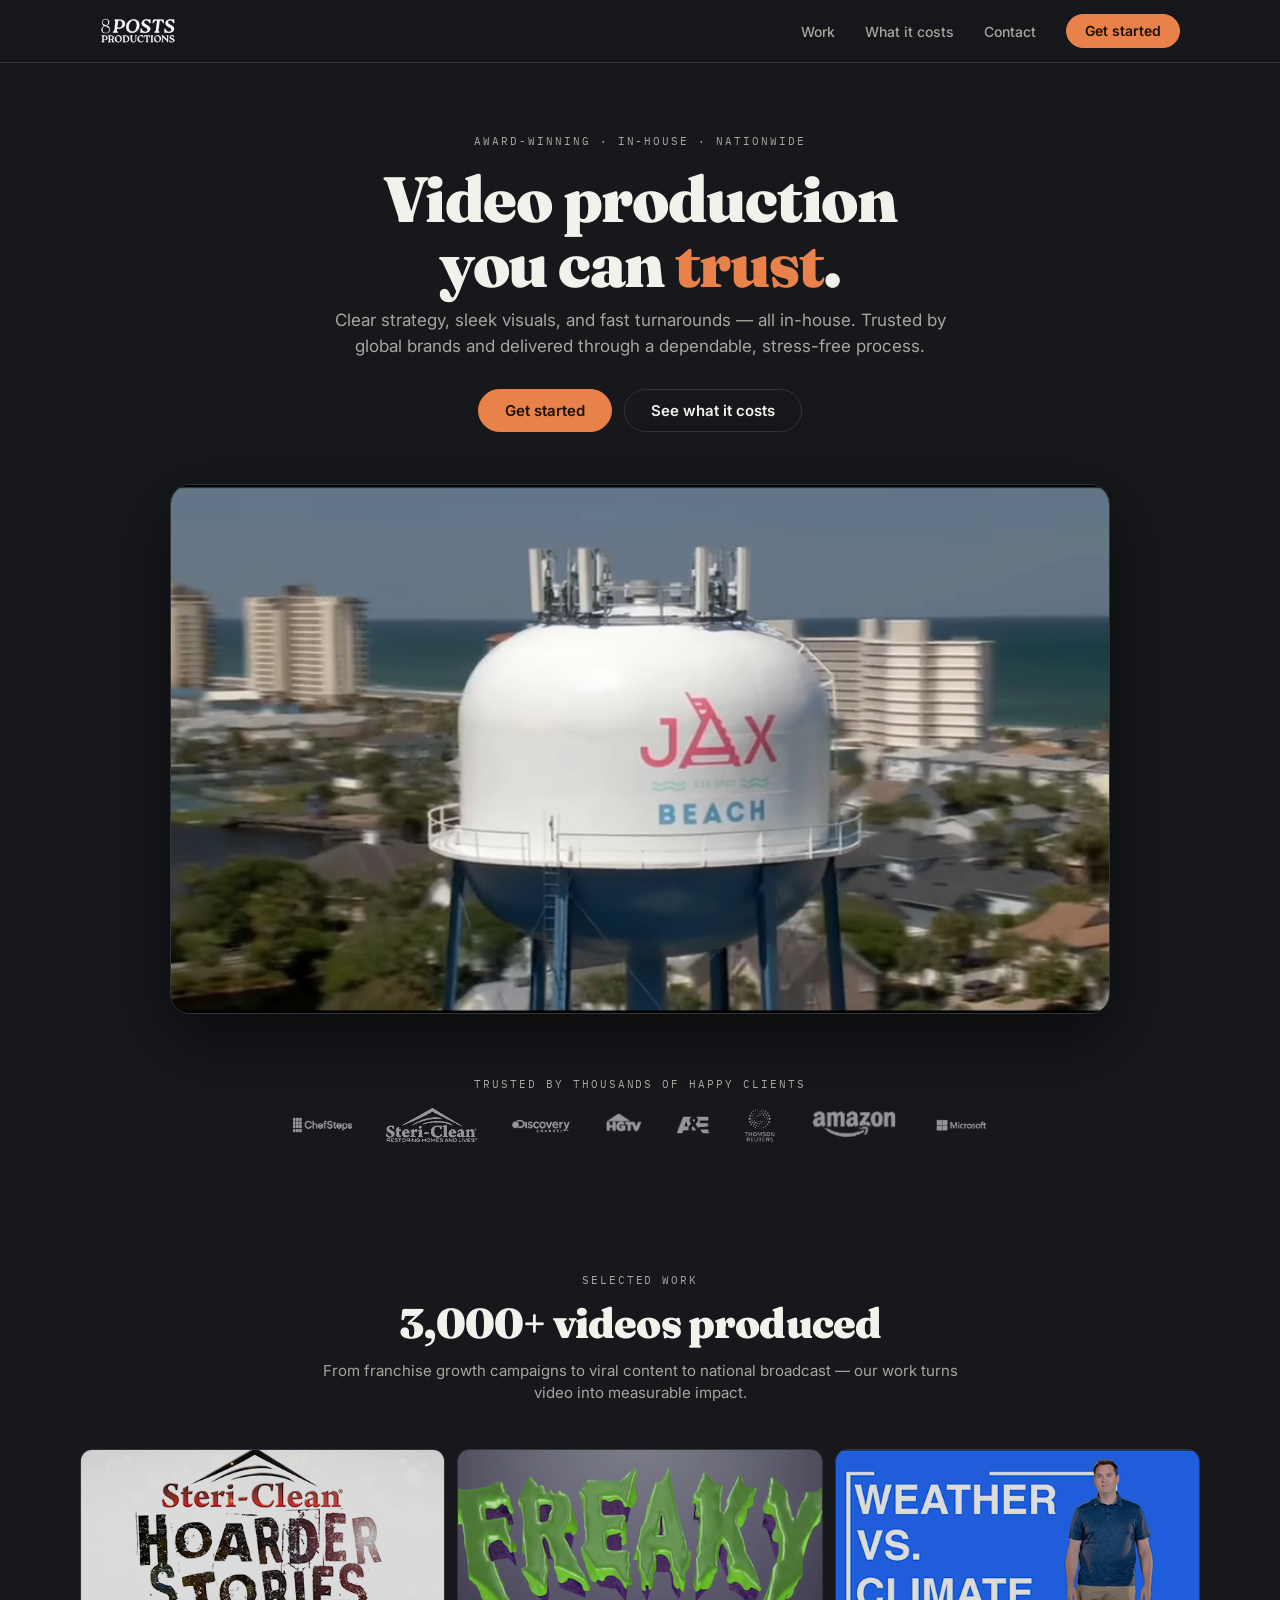
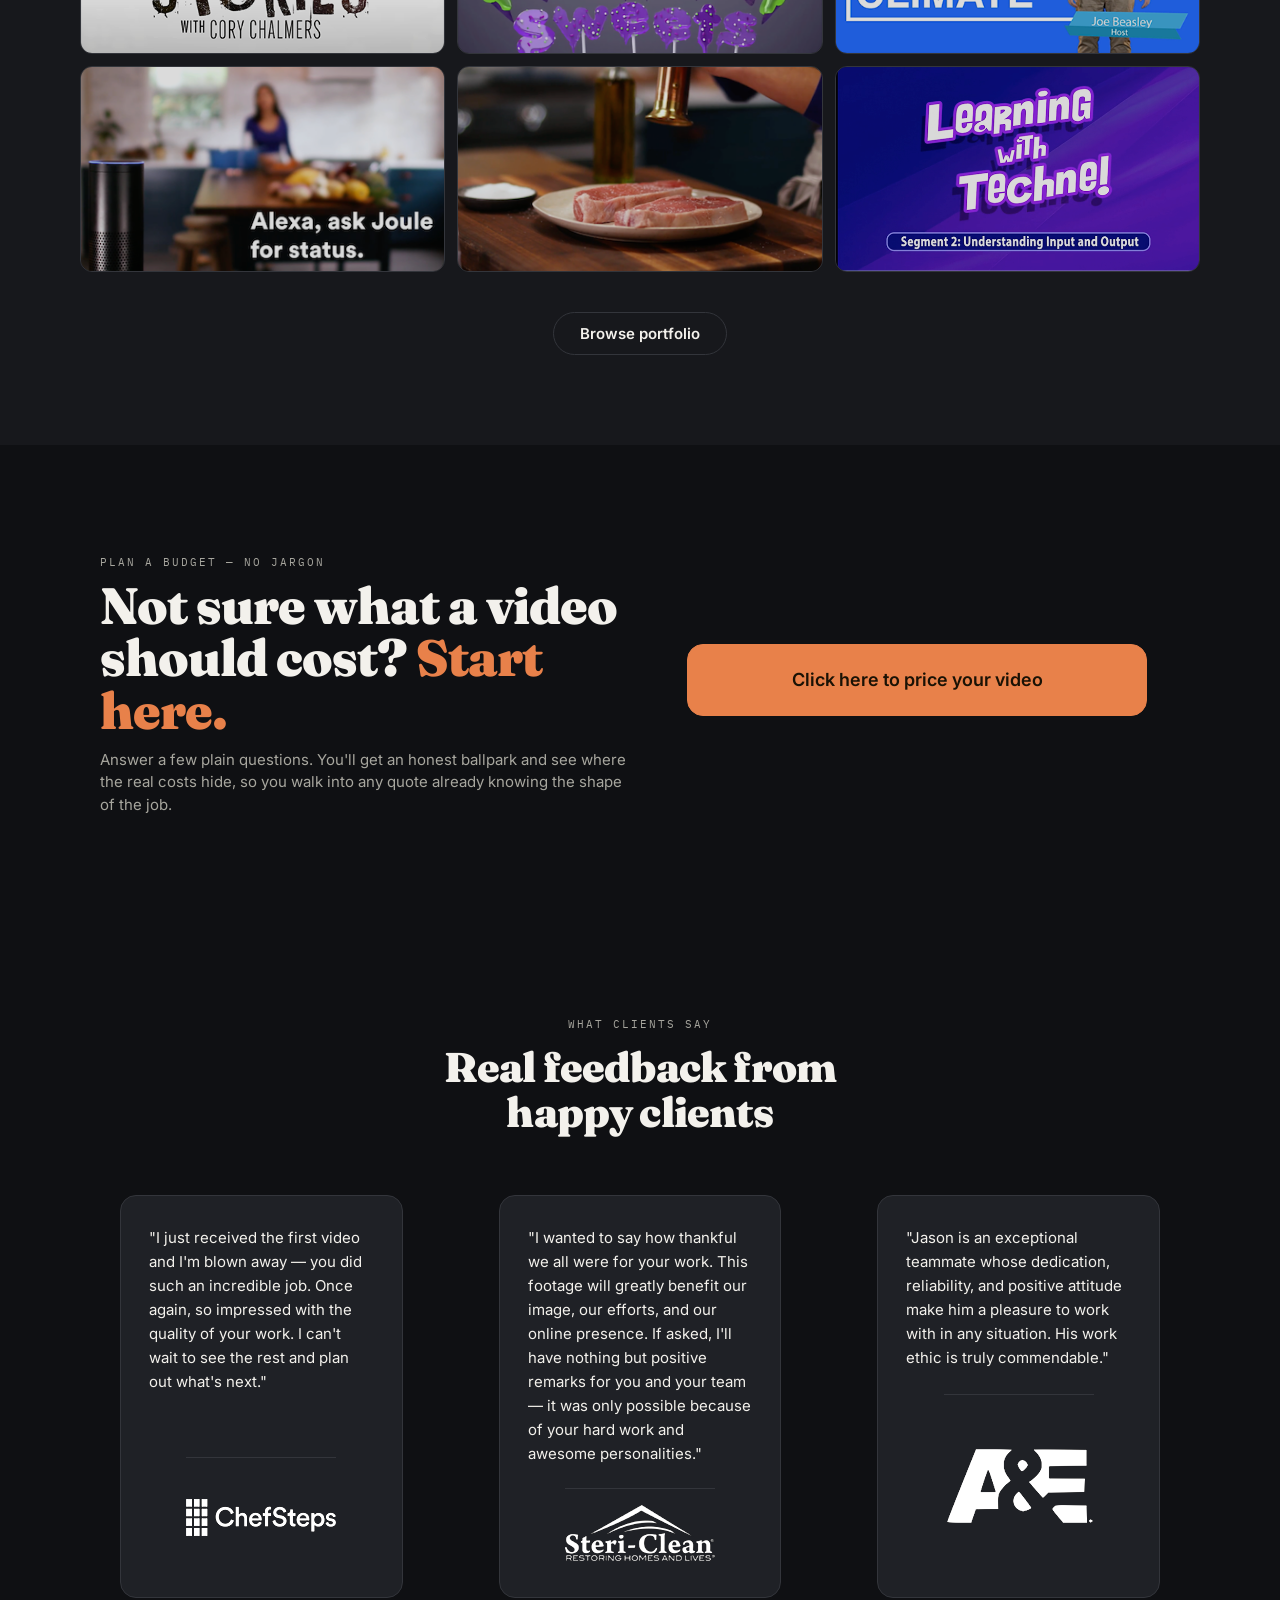
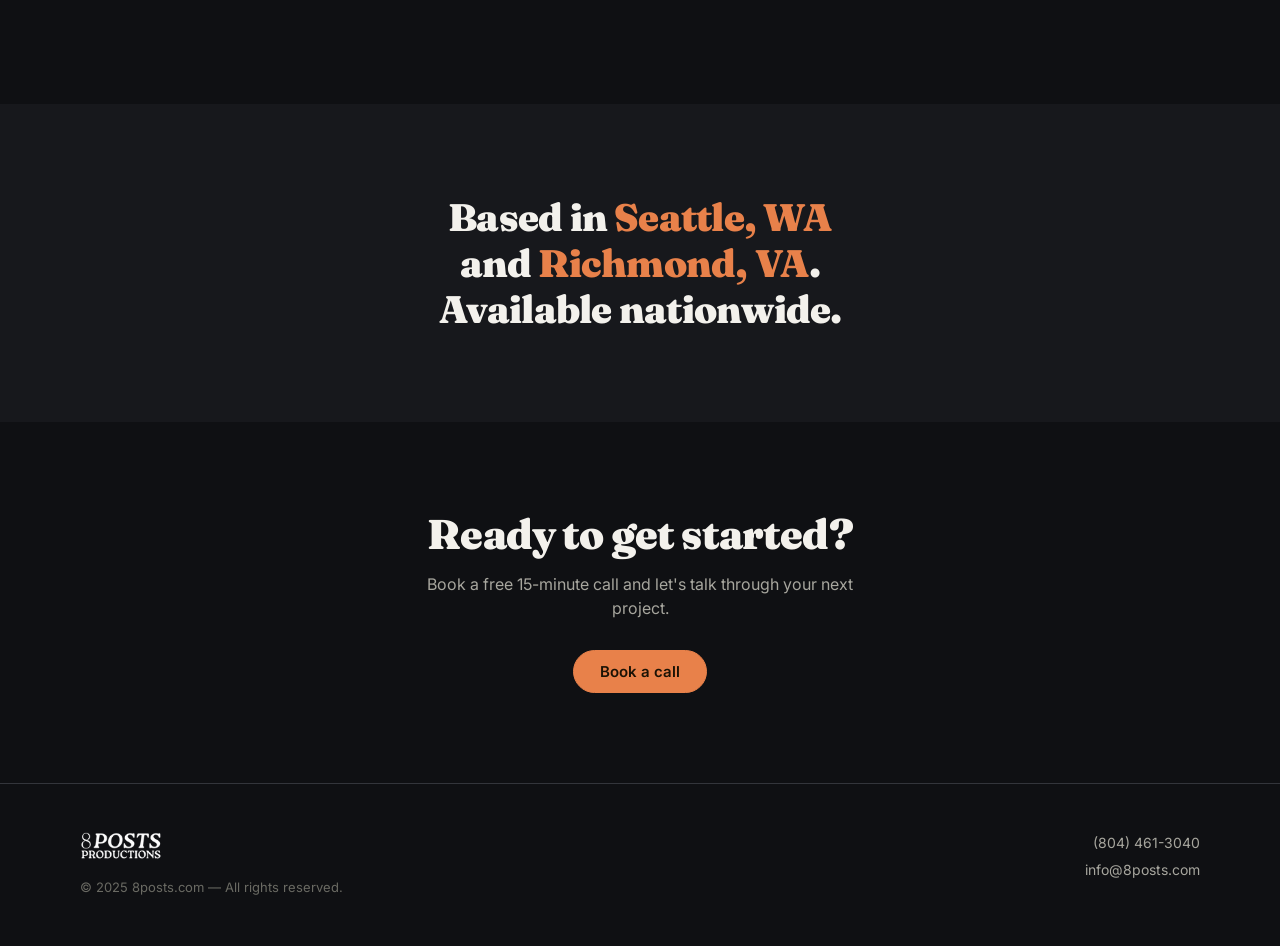
<file: index.html>
<!DOCTYPE html>
<html lang="en">
<head>
<meta charset="utf-8">
<meta name="viewport" content="width=device-width, initial-scale=1">
<title>8 Post Productions — Video production you can trust</title>

<!-- GA4 (respects ?notrack=1) -->
<script>
(function () {
  var notrack = window.location.search.indexOf('notrack=1') > -1;
  window.dataLayer = window.dataLayer || [];
  function gtag(){ dataLayer.push(arguments); }
  window.gtag = gtag;
  if (notrack) return;
  var s = document.createElement('script');
  s.async = true;
  s.src = 'https://www.googletagmanager.com/gtag/js?id=G-NEMNJ919KG';
  document.head.appendChild(s);
  gtag('js', new Date());
  gtag('config', 'G-NEMNJ919KG');
})();
</script>

<!-- Open Graph / Twitter -->
<meta property="og:url" content="https://www.8posts.com/">
<meta property="og:type" content="website">
<meta property="og:site_name" content="8 Post Productions">
<meta property="og:title" content="8 Posts | Award-winning video production you can trust">
<meta property="og:description" content="Clear strategy, sleek visuals, fast turnarounds — all in-house. Plan a budget in two minutes with our scope tool.">
<meta property="og:image" content="https://www.8posts.com/img/Metaimage_02.png">
<meta property="og:image:width" content="1200">
<meta property="og:image:height" content="630">
<meta name="twitter:card" content="summary_large_image">
<meta name="twitter:title" content="8 Post Productions — Video production you can trust">
<meta name="twitter:description" content="Clear strategy, sleek visuals, fast turnarounds — all in-house.">
<meta name="twitter:image" content="https://www.8posts.com/img/Metaimage_02.png">

<!-- Favicons -->
<link rel="apple-touch-icon" href="/img/8LogoFavicon16v2.png">
<link rel="shortcut icon" href="/img/8LogoFavicon96v2.png">
<link rel="icon" type="image/png" sizes="16x16" href="/img/8LogoFavicon16v2.png">
<link rel="icon" type="image/png" sizes="96x96" href="/img/8LogoFavicon96v2.png">

<!-- Fonts: same trio as the scope tool -->
<link rel="preconnect" href="https://fonts.googleapis.com">
<link rel="preconnect" href="https://fonts.gstatic.com" crossorigin>
<link href="https://fonts.googleapis.com/css2?family=Fraunces:opsz,wght@9..144,500;9..144,600;9..144,900&family=IBM+Plex+Mono:wght@400;500;600&family=Inter:wght@400;500;600;700&display=swap" rel="stylesheet">

<style>
/* =========================================================================
   8posts.com — one file, no dependencies.
   Design system lifted from the scope tool: warm charcoal + terracotta,
   Fraunces / IBM Plex Mono / Inter.
   ========================================================================= */
:root{
  --bg:#17181C; --card:#1F2126; --ink:#F3F1EC; --muted:#A7A69E;
  --line:#33353B; --field:#26282E;
  --sun:#E8814A; --sun-ink:#1a1205;
  --teach:#3DA88C; --teach-bg:#16302A;
  --flag:#E07A6E; --flag-bg:#331e1b;
  --focus:#7BA7E0;
  --shell:1120px;
}
*{box-sizing:border-box;}
html{scroll-behavior:smooth;}
html,body{margin:0;}
body{
  background:var(--bg); color:var(--ink);
  font-family:'Inter',system-ui,-apple-system,sans-serif;
  line-height:1.5; -webkit-font-smoothing:antialiased;
}
img{max-width:100%;}
a{color:inherit;}

/* shared type helpers (also used by the embedded scope tool) */
.mono{font-family:'IBM Plex Mono',monospace; font-variant-numeric:tabular-nums;}
.serif{font-family:'Fraunces',Georgia,serif;}
.sun{color:var(--sun);}
.eyebrow{font-family:'IBM Plex Mono',monospace; font-size:11px; letter-spacing:.18em; text-transform:uppercase; color:var(--muted);}
h1{font-family:'Fraunces',Georgia,serif; font-weight:900; letter-spacing:-.02em; line-height:1.02;
   font-size:clamp(2rem,5vw,3.4rem); margin:0 0 12px;}
.lede{color:var(--muted); max-width:620px; margin:0 0 28px; font-size:15px;}

.shell{max-width:var(--shell); margin:0 auto; padding:0 20px;}

/* ---- buttons (homepage) — named .pill so they never collide with the tool's .btn ---- */
.pill{display:inline-flex; align-items:center; gap:8px; background:var(--sun); color:var(--sun-ink);
  border:1.5px solid var(--sun); border-radius:999px; padding:13px 26px; cursor:pointer;
  font:600 15px/1 'Inter',sans-serif; text-decoration:none; transition:opacity .15s ease, transform .15s ease;}
.pill:hover{opacity:.92; transform:translateY(-1px);}
.pill-ghost{background:transparent; color:var(--ink); border-color:var(--line);}
.pill-ghost:hover{border-color:var(--muted); opacity:1;}
.pill:focus-visible,.pill-ghost:focus-visible{outline:2.5px solid var(--focus); outline-offset:2px;}

/* ---- nav ---- */
.nav-bar{position:sticky; top:0; z-index:50; background:rgba(23,24,28,.82);
  backdrop-filter:saturate(140%) blur(10px); border-bottom:1px solid var(--line);}
.nav-inner{max-width:var(--shell); margin:0 auto; padding:14px 20px;
  display:flex; align-items:center; justify-content:space-between; gap:20px;}
.brand img{height:26px; display:block;}
.nav-links{display:flex; align-items:center; gap:30px;}
.nav-links a.link{font-size:14px; font-weight:500; color:var(--muted); text-decoration:none;
  transition:color .15s ease;}
.nav-links a.link:hover{color:var(--ink);}
.nav-cta{padding:9px 18px; font-size:14px;}
.burger{display:none; background:none; border:0; color:var(--ink); cursor:pointer; padding:6px;}
.burger svg{display:block;}
@media (max-width:760px){
  .nav-links{position:absolute; top:100%; left:0; right:0; background:var(--bg);
    border-bottom:1px solid var(--line); flex-direction:column; align-items:stretch;
    gap:0; padding:8px 0; display:none;}
  .nav-links.open{display:flex;}
  .nav-links a.link{padding:14px 24px; border-top:1px solid var(--line); color:var(--ink);}
  .nav-links .nav-cta{margin:12px 24px; justify-content:center;}
  .burger{display:block;}
}

/* ---- hero ---- */
.hero{text-align:center; padding:64px 20px 40px;}
.hero .eyebrow{display:inline-block; margin-bottom:16px;}
.hero h1{max-width:14ch; margin-left:auto; margin-right:auto; font-size:clamp(2.3rem,6vw,4rem);}
.hero .lede{margin:0 auto 30px; font-size:clamp(15px,2.2vw,17px);}
.hero-actions{display:flex; gap:12px; justify-content:center; flex-wrap:wrap; margin-bottom:52px;}
.hero-video{max-width:940px; margin:0 auto; border-radius:20px; overflow:hidden;
  border:1px solid var(--line); box-shadow:0 24px 70px rgba(0,0,0,.55); background:#000;}
.hero-video video{display:block; width:100%; height:auto;}
.trust{margin-top:56px;}
.trust p{margin:0 0 22px;}
.logos{display:flex; flex-wrap:wrap; justify-content:center; align-items:center; gap:34px;}
.logos img{height:34px; object-fit:contain; opacity:.55; filter:grayscale(1) brightness(1.7);
  transition:opacity .2s ease;}
.logos img:hover{opacity:.95;}

/* ---- section scaffolding ---- */
.band{padding:90px 20px;}
.band--alt{background:#0F1013;}
.center{text-align:center;}
.section-head{max-width:640px; margin:0 auto 44px;}
.section-head .eyebrow{display:block; margin-bottom:12px;}
.section-head h2{font-family:'Fraunces',Georgia,serif; font-weight:900; letter-spacing:-.02em;
  font-size:clamp(1.8rem,4vw,2.6rem); line-height:1.08; margin:0 0 14px;}
.section-head p{color:var(--muted); font-size:15px; margin:0;}

/* ---- portfolio ---- */
.work-grid{display:grid; grid-template-columns:repeat(auto-fit,minmax(280px,1fr)); gap:12px;
  max-width:var(--shell); margin:0 auto 40px;}
.work-grid a{position:relative; display:block; border-radius:12px; overflow:hidden;
  aspect-ratio:16/9; background:#111; border:1px solid var(--line);}
.work-grid img{width:100%; height:100%; object-fit:cover; display:block; opacity:.85;
  transition:opacity .3s ease, transform .5s ease;}
.work-grid a:hover img{opacity:1; transform:scale(1.03);}

/* ---- location ---- */
.loc h2{font-family:'Fraunces',Georgia,serif; font-weight:900; letter-spacing:-.02em;
  font-size:clamp(1.7rem,4vw,2.4rem); line-height:1.2; margin:0 auto; max-width:16ch;}

/* ---- final cta ---- */
.final{max-width:640px; margin:0 auto;}
.final h2{font-family:'Fraunces',Georgia,serif; font-weight:900; letter-spacing:-.02em;
  font-size:clamp(1.8rem,4vw,2.6rem); line-height:1.1; margin:0 0 14px;}
.final p{color:var(--muted); font-size:16px; margin:0 auto 30px; max-width:46ch;}

/* ---- footer ---- */
.foot{background:#0F1013; border-top:1px solid var(--line); padding:48px 20px;}
.foot-inner{max-width:var(--shell); margin:0 auto; display:flex; flex-wrap:wrap;
  justify-content:space-between; align-items:flex-start; gap:28px;}
.foot img{height:28px; margin-bottom:14px; display:block;}
.foot small{color:#6a6a63; font-size:13px;}
.foot .contact{text-align:right; font-size:14px; color:var(--muted);}
.foot .contact a{color:var(--muted); text-decoration:none; transition:color .2s ease;}
.foot .contact a:hover{color:var(--ink);}
@media (max-width:560px){ .foot-inner{flex-direction:column;} .foot .contact{text-align:left;} }

/* =========================================================================
   EMBEDDED SCOPE TOOL — original styles, scoped under .scope so its generic
   class names (.grid, .btn, .line, .nav, .tile…) never touch the homepage.
   ========================================================================= */
.scope .wrap{max-width:var(--shell); margin:0 auto; padding:8px 20px 20px;}
.scope .mono{font-family:'IBM Plex Mono',monospace; font-variant-numeric:tabular-nums;}
.scope .serif{font-family:'Fraunces',Georgia,serif;}
.scope .eyebrow{font-family:'IBM Plex Mono',monospace; font-size:11px; letter-spacing:.18em; text-transform:uppercase; color:var(--muted);}
.scope .headline{font-family:'Fraunces',Georgia,serif; font-weight:900; letter-spacing:-.02em; line-height:1.02;
   font-size:clamp(1.9rem,5vw,3.2rem); margin:0 0 12px;}
.scope .lede{color:var(--muted); max-width:620px; margin:0 0 28px; font-size:15px;}
.scope .grid{display:grid; gap:28px; grid-template-columns:1fr; align-items:start;}
@media(min-width:900px){ .scope .grid{grid-template-columns:1fr 1fr;} }
.scope .progresswrap{margin:6px 0 18px;}
.scope .progresshead{display:flex; justify-content:space-between; align-items:baseline; margin-bottom:8px;}
.scope .bar{height:5px; background:var(--field); border-radius:99px; overflow:hidden;}
.scope .barfill{height:100%; background:var(--sun); border-radius:99px; transition:width .3s ease;}
.scope .steptitle{font-family:'Fraunces',Georgia,serif; font-weight:600; font-size:26px; margin:2px 0 4px;}
.scope .stepintro{color:var(--muted); font-size:14px; margin:0 0 18px;}
.scope fieldset{border:0; margin:0 0 22px; padding:0;}
.scope legend{padding:0;}
.scope .qlabel{font-weight:600; font-size:15px; margin:0 0 8px;}
.scope .qhelp{color:var(--muted); font-size:13px; margin:2px 0 10px;}
.scope .opts{display:flex; flex-wrap:wrap; gap:8px;}
.scope .opt{border:1.5px solid var(--line); background:var(--field); color:var(--ink);
  border-radius:999px; padding:9px 15px; font-size:14px; font-weight:500; cursor:pointer;
  font-family:inherit; transition:border-color .12s, background .12s, color .12s;}
.scope .opt:hover{border-color:var(--muted);}
.scope .opt:focus-visible{outline:2.5px solid var(--focus); outline-offset:2px;}
.scope .opt[aria-pressed="true"]{background:var(--sun); border-color:var(--sun); color:var(--sun-ink); font-weight:600;}
.scope .opt[disabled]{opacity:.55; cursor:default;}
.scope .opt.locked[aria-pressed="true"]{background:var(--sun);}
.scope .tilewrap{display:grid; gap:8px; grid-template-columns:1fr;}
@media(min-width:560px){ .scope .tilewrap{grid-template-columns:1fr 1fr 1fr;} }
.scope .tile{border:1.5px solid var(--line); background:var(--field); color:var(--ink);
  border-radius:12px; padding:12px 14px; text-align:left; cursor:pointer; font-family:inherit;
  transition:border-color .12s, box-shadow .12s;}
.scope .tile:hover{border-color:var(--muted);}
.scope .tile:focus-visible{outline:2.5px solid var(--focus); outline-offset:2px;}
.scope .tile[aria-pressed="true"]{border-color:var(--sun); box-shadow:inset 0 0 0 1.5px var(--sun);}
.scope .tile b{display:block; font-size:14px; margin-bottom:3px;}
.scope .tile span{display:block; font-size:12px; color:var(--muted); line-height:1.4;}
.scope .reason{font-size:12px; color:var(--teach); margin:6px 0 0;}
.scope .moneyfield{display:flex; align-items:stretch; border:1.5px solid var(--line); border-radius:10px;
  background:var(--field); overflow:hidden; max-width:180px;}
.scope .moneyfield:focus-within{outline:2.5px solid var(--focus); outline-offset:1px; border-color:var(--ink);}
.scope .moneyfield .pfx{font-family:'IBM Plex Mono',monospace; color:var(--muted); padding:10px 4px 10px 12px;}
.scope .moneyfield input{border:0; outline:0; background:transparent; color:var(--ink); font-size:16px;
  font-family:'IBM Plex Mono',monospace; padding:10px 12px 10px 2px; width:100%;}
.scope .nav{display:flex; gap:10px; margin-top:8px;}
.scope .btn{font-family:inherit; font-size:14px; font-weight:600; border-radius:9px; padding:10px 18px; cursor:pointer;
  border:1.5px solid var(--line); background:var(--field); color:var(--ink);}
.scope .btn:hover{border-color:var(--muted);}
.scope .btn:focus-visible{outline:2.5px solid var(--focus); outline-offset:2px;}
.scope .btn.primary{background:var(--ink); color:var(--bg); border-color:var(--ink);}
.scope .btn.primary:hover{opacity:.9;}
.scope .btn[disabled]{opacity:.4; cursor:default;}
.scope .est{background:var(--card); border:1px solid var(--line); border-radius:16px; padding:22px;}
@media(min-width:900px){ .scope .est{position:sticky; top:90px;} }
.scope .esthead{display:flex; justify-content:space-between; align-items:baseline; margin-bottom:14px;}
.scope .tiers{display:flex; gap:8px; flex-wrap:wrap; margin-bottom:16px;}
.scope .tier{font-family:'IBM Plex Mono',monospace; font-size:11px; letter-spacing:.05em; text-transform:uppercase;
  border:1.5px solid var(--line); border-radius:999px; padding:6px 12px; background:var(--field);
  color:var(--ink); cursor:pointer;}
.scope .tier[aria-pressed="true"]{background:var(--ink); color:var(--bg); border-color:var(--ink);}
.scope .tier:focus-visible{outline:2.5px solid var(--focus); outline-offset:2px;}
.scope .verdict{font-size:15px; margin:0 0 14px;}
.scope .verdict .u{background:linear-gradient(180deg,transparent 60%,rgba(232,129,74,.35) 60%);}
.scope .line{display:flex; align-items:baseline; gap:10px; padding:9px 0; border-bottom:1px solid var(--line); font-size:14px;}
.scope .line:last-of-type{border-bottom:0;}
.scope .dots{flex:1; border-bottom:1.5px dotted var(--line); transform:translateY(-3px); min-width:14px;}
.scope .amt{font-family:'IBM Plex Mono',monospace; font-weight:600;}
.scope .totalrow{display:flex; align-items:baseline; gap:12px; padding-top:12px; margin-top:4px; border-top:2px solid var(--ink);}
.scope .totalrow .amt{font-family:'IBM Plex Mono',monospace; font-size:26px; font-weight:600;}
.scope .nexthint{font-size:13px; color:var(--muted); margin:12px 0 0;}
.scope .dropped{font-size:13px; color:var(--muted); margin:6px 0 0;}
.scope .flag{background:var(--flag-bg); border:1.5px solid var(--flag); border-radius:10px; padding:12px 14px; margin:0 0 14px;}
.scope .flag b{color:var(--flag);}
.scope .assumes{margin:18px 0 0;}
.scope .assumes ul{margin:6px 0 0; padding:0; list-style:none;}
.scope .assumes li{font-size:13px; color:var(--muted); padding:3px 0;}
.scope .teach{background:var(--teach-bg); border-left:3px solid var(--teach); border-radius:0 8px 8px 0;
  padding:9px 12px; font-size:13px; margin:10px 0 0; line-height:1.45;}
.scope .policy{font-size:13px; color:var(--muted); margin:16px 0 0;}
.scope .cardbtns{display:flex; gap:8px; margin-top:16px; flex-wrap:wrap;}
.scope .chip{font-family:'IBM Plex Mono',monospace; font-size:11px; letter-spacing:.05em; text-transform:uppercase;
  border:1.5px solid var(--line); border-radius:999px; padding:8px 13px; background:var(--field); color:var(--ink);
  cursor:pointer; text-decoration:none; display:inline-block;}
.scope .chip.go{background:var(--sun); border-color:var(--sun); color:var(--sun-ink); font-weight:600;}
.scope .chip:focus-visible{outline:2.5px solid var(--focus); outline-offset:2px;}
.scope .ballpark{font-size:13px; color:var(--muted); margin:14px 0 0;}
.scope .stickybar{position:sticky; bottom:0; margin-top:20px; background:var(--card); border:1px solid var(--line);
  border-radius:12px; padding:12px 16px; display:none; justify-content:space-between; align-items:center;}
@media(max-width:899px){ .scope .stickybar{display:flex;} }
.scope .stickybar .amt{font-family:'IBM Plex Mono',monospace; font-size:18px; font-weight:600;}

/* ---- booking modal (vanilla, replaces the old Bootstrap one) ---- */
.book-overlay{position:fixed; inset:0; z-index:100; background:rgba(0,0,0,.7);
  display:none; align-items:center; justify-content:center; padding:20px;}
.book-overlay.open{display:flex;}
.book-modal{background:white; border:1px solid var(--line); border-radius:16px;
  width:100%; max-width:820px; max-height:88vh; overflow:hidden; display:flex; flex-direction:column;}
.book-head{display:flex; align-items:center; justify-content:space-between; padding:16px 20px; border-bottom:1px solid var(--line);}
.book-head h3{font-family:'Fraunces',Georgia,serif; font-weight:600; font-size:20px; margin:0;}
.book-close{background:none; border:0; color:var(--muted); font-size:26px; line-height:1; cursor:pointer; padding:0 4px;}
.book-close:hover{color:var(--ink);}
.book-body{position:relative; height:78vh;}
.book-body iframe{width:100%; height:100%; border:0; display:block;}

/* ---- back to top ---- */
.totop{position:fixed; right:22px; bottom:22px; z-index:40; width:44px; height:44px; border-radius:50%;b
  background:var(--field); border:1.5px solid var(--line); color:var(--ink); cursor:pointer;
  display:none; align-items:center; justify-content:center; opacity:0; transition:opacity .2s ease;}
.totop.show{display:flex; opacity:1;}
.totop:hover{border-color:var(--muted);}

@media (prefers-reduced-motion: reduce){
  html{scroll-behavior:auto;}
  *{transition:none !important; animation:none !important;}
}

/* ---- testimonials ---- */
.quote-grid{display:grid; gap:16px; grid-template-columns:repeat(auto-fit,minmax(280px,1fr));
  max-width:var(--shell); margin:0 auto; text-align:left;}
.quote-card{background:var(--card); border:1px solid var(--line); border-radius:16px;
  padding:30px 28px; display:flex; flex-direction:column;}
.quote-card blockquote{margin:0 0 22px; font-size:15px; line-height:1.6; color:var(--ink); flex:1;}
.quote-card figcaption{border-top:1px solid var(--line); margin:0 auto; padding-top:16px;}
.quote-card figcaption b{display:block; font-size:15px; color:var(--ink); margin-bottom:2px;
  font-family:'Fraunces',Georgia,serif;}
.quote-card figcaption span{font-size:13px; color:var(--muted);}

</style>
</head>

<body>

<!-- ── NAV (slimmed from 8 items to 3 + CTA) ─────────────────────────────── -->
<header class="nav-bar">
  <div class="nav-inner">
    <a class="brand" href="/" aria-label="8 Post Productions home">
      <img src="img/8postslogoWhite2.png" alt="8 Post Productions">
    </a>
    <button class="burger" id="burger" aria-label="Menu" aria-expanded="false">
      <svg width="26" height="26" viewBox="0 0 24 24" fill="none" stroke="currentColor" stroke-width="2" stroke-linecap="round"><line x1="3" y1="7" x2="21" y2="7"/><line x1="3" y1="12" x2="21" y2="12"/><line x1="3" y1="17" x2="21" y2="17"/></svg>
    </button>
    <nav class="nav-links" id="navlinks">
      <a class="link" href="portfolio/portfolio.html">Work</a>
      <a class="link" href="scope/index.html">What it costs</a>
      <a class="link js-book" href="#book">Contact</a>
      <a class="pill nav-cta js-book" href="#book">Get started</a>
    </nav>
  </div>
</header>

<!-- ── HERO ──────────────────────────────────────────────────────────────── -->
<section class="hero">
  <span class="eyebrow">Award-winning · in-house · nationwide</span>
  <h1>Video production<br>you can <span class="sun serif">trust</span>.</h1>
  <p class="lede">Clear strategy, sleek visuals, and fast turnarounds — all in-house.
    Trusted by global brands and delivered through a dependable, stress-free process.</p>
  <div class="hero-actions">
    <a class="pill js-book" href="#book">Get started</a>
    <a class="pill pill-ghost" href="#scope">See what it costs</a>
  </div>

  <div class="hero-video">
    <video poster="img/openvideoposter.png" autoplay muted loop playsinline preload="auto">
      <source src="img/LandingVideoWeb_26.webm" type="video/webm">
      <source src="img/LandingVideoWeb_26.mp4" type="video/mp4">
    </video>
  </div>

  <div class="trust shell">
    <p class="eyebrow">Trusted by thousands of happy clients</p>
    <div class="logos">
      <img src="img/clients/adjusted2/CL_1.png" alt="Client">
      <img src="img/clients/adjusted2/CL_2.png" alt="Client">
      <img src="img/clients/adjusted2/CL_3.png" alt="Client">
      <img src="img/clients/adjusted2/CL_4.png" alt="Client">
      <img src="img/clients/adjusted2/CL_5.png" alt="Client">
      <img src="img/clients/adjusted2/CL_6.png" alt="Client">
      <img src="img/clients/adjusted2/CL_7.png" alt="Client">
      <img src="img/clients/adjusted2/CL_8.png" alt="Client">
    </div>
  </div>
</section>

<!-- ── WORK ──────────────────────────────────────────────────────────────── -->
<section class="band center" id="work">
  <div class="section-head">
    <span class="eyebrow">Selected work</span>
    <h2>3,000+ videos produced</h2>
    <p>From franchise growth campaigns to viral content to national broadcast —
       our work turns video into measurable impact.</p>
  </div>
  <div class="work-grid">
    <a href="portfolio/portfolio.html"><img src="img/videoexamples/hoarderstories.png" alt="Hoarder Stories"></a>
    <a href="portfolio/portfolio.html"><img src="img/videoexamples/freekysweets.png" alt="Freeky Sweets"></a>
    <a href="portfolio/portfolio.html"><img src="img/videoexamples/weather.png" alt="Weather"></a>
    <a href="portfolio/portfolio.html"><img src="img/videoexamples/alexa.png" alt="Alexa"></a>
    <a href="portfolio/portfolio.html"><img src="img/videoexamples/joule2.png" alt="Joule"></a>
    <a href="portfolio/portfolio.html"><img src="img/videoexamples/learntechne.png" alt="Learn Techne"></a>
  </div>
  <a class="pill pill-ghost" href="portfolio/portfolio.html">Browse portfolio</a>
</section>

<!-- ── SCOPE TOOL (the signature section) ────────────────────────────────── -->
<section class="band band--alt scope" id="scope">
  <div class="wrap">
    <div class="grid" style="align-items:center;">
      <!-- LEFT: the pitch -->
      <div>
        <p class="eyebrow" style="margin-bottom:10px;">Plan a budget — no jargon</p>
        <h2 class="headline">Not sure what a video<br>should cost? <a href="scope/index.html" class="sun serif" style="text-decoration:none;">Start here.</a></h2>
        <p class="lede" style="margin-bottom:0;">Answer a few plain questions. You'll get an honest ballpark and see where the real
          costs hide, so you walk into any quote already knowing the shape of the job.</p>
      </div>
      <!-- RIGHT: button to the tool -->
      <div style="display:flex; justify-content:center;">
        <a class="pill" href="scope/index.html"
           style="width:100%; max-width:460px; justify-content:center; padding:26px 32px; font-size:18px; border-radius:16px;">
          Click here to price your video
        </a>
      </div>
    </div>
  </div>
</section>

<!-- ── TESTIMONIALS ──────────────────────────────────────────────────────── -->
<section class="band band--alt center" id="feedback">
  <div class="section-head">
    <span class="eyebrow">What clients say</span>
    <h2>Real feedback from<br>happy clients</h2>
  </div>
  <div class="quote-grid">

    <figure class="quote-card">
      <blockquote>"I just received the first video and I'm blown away — you did such an
        incredible job. Once again, so impressed with the quality of your work. I can't
        wait to see the rest and plan out what's next."</blockquote>
      <figcaption>
        <img src="img/clients/adjusted2/CL_1.png" alt="Client">
      </figcaption>
    </figure>

    <figure class="quote-card">
      <blockquote>"I wanted to say how thankful we all were for your work. This footage
        will greatly benefit our image, our efforts, and our online presence. If asked,
        I'll have nothing but positive remarks for you and your team — it was only possible
        because of your hard work and awesome personalities."</blockquote>
      <figcaption>
         <img src="img/clients/adjusted2/CL_2.png" alt="Client">
      </figcaption>
    </figure>

    <figure class="quote-card">
      <blockquote>"Jason is an exceptional teammate whose dedication, reliability, and
        positive attitude make him a pleasure to work with in any situation. His work
        ethic is truly commendable."</blockquote>
      <figcaption>
         <img src="img/clients/adjusted2/CL_5.png" alt="Client">
      </figcaption>
    </figure>

  </div>
</section>


<!-- ── LOCATION ──────────────────────────────────────────────────────────── -->
<section class="band center loc">
  <h2 class="serif">Based in <span class="sun">Seattle, WA</span> and
    <span class="sun">Richmond, VA</span>. Available nationwide.</h2>
</section>

<!-- ── FINAL CTA ─────────────────────────────────────────────────────────── -->
<section class="band band--alt center">
  <div class="final">
    <h2>Ready to get started?</h2>
    <p>Book a free 15-minute call and let's talk through your next project.</p>
    <a class="pill js-book" href="#book">Book a call</a>
  </div>
</section>

<!-- ── FOOTER ────────────────────────────────────────────────────────────── -->
<footer class="foot">
  <div class="foot-inner">
    <div>
      <img src="img/8postslogoWhite2.png" alt="8 Post Productions">
      <small>&copy; 2025 8posts.com — All rights reserved.</small>
    </div>
    <div class="contact">
      <div style="margin-bottom:6px;">(804) 461-3040</div>
      <div><a href="mailto:info@8posts.com">info@8posts.com</a></div>
    </div>
  </div>
</footer>

<!-- ── BOOKING MODAL (vanilla) ───────────────────────────────────────────── -->
<div class="book-overlay" id="bookOverlay" role="dialog" aria-modal="true" aria-label="Book a time">
  <div class="book-modal">
    <div class="book-head">
      <h3>Book a time</h3>
      <button class="book-close" id="bookClose" aria-label="Close">&times;</button>
    </div>
    <div class="book-body">
      <iframe id="bookFrame" title="Booking" loading="lazy" allowfullscreen></iframe>
    </div>
  </div>
</div>

<button class="totop" id="toTop" aria-label="Back to top">
  <svg width="18" height="18" viewBox="0 0 24 24" fill="none" stroke="currentColor" stroke-width="2.2" stroke-linecap="round" stroke-linejoin="round"><polyline points="6 15 12 9 18 15"/></svg>
</button>

<!-- ── SITE JS (nav, booking, back-to-top) ───────────────────────────────── -->
<script>
(function(){
  var CAL_IFRAME = "https://calendar.google.com/calendar/appointments/schedules/AcZssZ0qjWiIAEzrOzFrJyPog1yhmflvRvygPZNrkt3rDzJJODqFgFjuJjFt0MbrnmrnKViamDnOXc_w?gv=true";
  var CAL_LINK   = "https://calendar.app.google/YcjTkyQbm9hJv12t8";

  /* mobile nav */
  var burger = document.getElementById('burger');
  var links  = document.getElementById('navlinks');
  burger.addEventListener('click', function(){
    var open = links.classList.toggle('open');
    burger.setAttribute('aria-expanded', open ? 'true' : 'false');
  });
  links.addEventListener('click', function(e){
    if (e.target.closest('a')) { links.classList.remove('open'); burger.setAttribute('aria-expanded','false'); }
  });

  /* booking: desktop = modal, mobile = new tab */
  var overlay = document.getElementById('bookOverlay');
  var frame   = document.getElementById('bookFrame');
  var loaded  = false;
  function isMobile(){ return window.matchMedia('(max-width:767px)').matches; }
  function openBook(){
    if (isMobile()){ window.open(CAL_LINK, '_blank', 'noopener'); return; }
    if (!loaded){ frame.src = CAL_IFRAME; loaded = true; }
    overlay.classList.add('open');
    document.body.style.overflow = 'hidden';
  }
  function closeBook(){ overlay.classList.remove('open'); document.body.style.overflow = ''; }
  document.addEventListener('click', function(e){
    var b = e.target.closest('.js-book');
    if (b){ e.preventDefault(); openBook(); }
  });
  document.getElementById('bookClose').addEventListener('click', closeBook);
  overlay.addEventListener('click', function(e){ if (e.target === overlay) closeBook(); });
  document.addEventListener('keydown', function(e){ if (e.key === 'Escape') closeBook(); });

  /* back to top */
  var toTop = document.getElementById('toTop');
  window.addEventListener('scroll', function(){
    toTop.classList.toggle('show', window.scrollY > 700);
  }, {passive:true});
  toTop.addEventListener('click', function(){ window.scrollTo({top:0, behavior:'smooth'}); });
})();
</script>

<!-- ── SCOPE TOOL ENGINE (ported verbatim; scoped IDs live inside #scope) ─── -->
<script>

/* ============================ RENDER ============================ */
const el = id => document.getElementById(id);

function optButton(key, val, label, pressed, extra){
  return '<button type="button" class="opt'+(extra&&extra.locked?' locked':'')+'" data-key="'+key+'" data-val="'+val+'" '
    +'aria-pressed="'+(pressed?'true':'false')+'"'+(extra&&extra.disabled?' disabled':'')+'>'+label+'</button>';
}

function renderGroup(g){
  if (g.showIf && !g.showIf(A)) return "";
  let h = '<fieldset><div class="qlabel">'+g.label+'</div>';
  if (g.help) h += '<div class="qhelp">'+g.help+'</div>';

  if (g.kind==="making"){
    h += '<div class="opts">';
    MAKING.forEach(([lab])=> h += optButton("making", lab, lab, A.making===lab));
    h += '</div>';
  } else if (g.kind==="polish"){
    h += '<div class="tilewrap">';
    POLISH.forEach(([v,t,note])=> h += '<button type="button" class="tile" data-key="polish" data-val="'+v+'" aria-pressed="'+(A.polish===v?'true':'false')+'"><b>'+t+'</b><span>'+note+'</span></button>');
    h += '</div>';
  } else if (g.kind==="tri"){
    const auto = autoRules(A)[g.key];
    h += '<div class="opts">';
    TRI.forEach(([v,lab])=>{
      const locked = !!auto;
      const pressed = locked ? (v==="yes") : (A[g.key]===v);
      h += optButton(g.key, v, lab, pressed, {locked, disabled:locked});
    });
    h += '</div>';
    if (auto) h += '<div class="reason">Included automatically — '+auto+'.</div>';
  } else if (g.kind==="budget"){
    h += '<div class="moneyfield"><span class="pfx">$</span><input id="budgetinput" inputmode="numeric" placeholder="e.g. 3500" value="'+A.budget+'" aria-label="Budget in dollars"></div>';
  } else {
    h += '<div class="opts">';
    g.opts.forEach(([v,lab])=> h += optButton(g.key, v, lab, A[g.key]===v));
    h += '</div>';
  }
  if (g.foot) h += '<div class="qhelp" style="margin-top:10px;">'+g.foot+'</div>';
  h += '</fieldset>';
  return h;
}

function renderStep(){
  const s = STEPS[step];
  el("stepcount").textContent = "Question group "+(step+1)+" of "+STEPS.length;
  const pct = Math.round((step+1)/STEPS.length*100);
  el("steppct").textContent = pct+"%";
  el("barfill").style.width = pct+"%";

  let h = '<div class="steptitle serif">'+s.title+'</div>';
  if (s.intro) h += '<div class="stepintro">'+s.intro+'</div>';
  s.groups.forEach(g => h += renderGroup(g));
  el("stepbody").innerHTML = h;

  el("backbtn").disabled = step===0;
  el("nextbtn").textContent = step===STEPS.length-1 ? "Done" : "Next";
  el("nextbtn").disabled = step===STEPS.length-1;

  const bi = el("budgetinput");
  if (bi) bi.addEventListener("input", e=>{ A.budget = e.target.value.replace(/[^0-9]/g,""); e.target.value=A.budget; renderEstimate(); });
}

function tierFit(sc){
  const order=["lean","recommended","premium"];
  const b = A.budget==="" ? null : Number(A.budget);
  let fitted=null;
  if (b!=null && !isNaN(b)) for (const k of [...order].reverse()) if (sc[k].total<=b){ fitted=k; break; }
  const underFloor = b!=null && !isNaN(b) && fitted===null;
  const active = tierOverride || fitted || "recommended";
  return {order,b,fitted,underFloor,active};
}

function renderEstimate(){
  const sc = scopes();
  const {order,b,fitted,underFloor,active} = tierFit(sc);
  const s = sc[active];
  const next = order[order.indexOf(active)+1];

  let h = '<div class="esthead"><span class="eyebrow">Your estimate</span><span class="eyebrow">Ballpark</span></div>';
  h += '<div class="tiers">';
  order.forEach(k => h += '<button type="button" class="tier" data-tier="'+k+'" aria-pressed="'+(active===k?'true':'false')+'">'+k+' · '+fmt(sc[k].total)+'</button>');
  h += '</div>';

  if (b!=null && !isNaN(b) && !underFloor)
    h += '<p class="verdict"><span class="u serif" style="font-weight:600;">'+fmt(b)+' gets you the '+active+' version.</span></p>';

  if (underFloor){
    h += '<div class="flag"><b>That budget is short for what you\'re describing.</b><br>'
      +'The leanest honest version is <span class="amt">'+fmt(sc.lean.total)+'</span> — and nothing in it is padding.</div>';
  }

  s.lines.forEach(l => h += '<div class="line"><span>'+l.label+'</span><span class="dots"></span><span class="amt">'+fmt(l.amt)+'</span></div>');
  h += '<div class="totalrow"><span class="eyebrow">Estimate</span><span class="dots"></span><span class="amt">'+fmt(s.total)+'</span></div>';

  if (next) h += '<p class="nexthint">+'+fmt(sc[next].total-s.total)+' → <b>'+next+'</b>'
    +(next==="premium" ? ': fully produced — full polish, graphics, a second angle.' : ': the full scope as described.')+'</p>';
  if (s.dropped.length) h += '<p class="dropped">Trimmed to fit lean: '+s.dropped.map(d=>d[0]+" (−"+fmt(d[1])+")").join(", ")+'.</p>';

  if (s.assumptions.length){
    h += '<div class="assumes"><span class="eyebrow">This quote assumes…</span><ul>';
    s.assumptions.forEach(a => h += '<li>'+a+'</li>');
    h += '</ul></div>';
  }

  s.notes.forEach(n => h += '<div class="teach">'+n+'</div>');

  h += '<p class="policy">Includes rough, fine, and final cut. Changes after that run '+fmt(RATES.changesHour)+'/hr — so you always know the price of a finished video before anyone opens an editor.</p>';

  h += '<div class="cardbtns">'
    +'<button type="button" class="chip" id="copybtn">Copy this scope</button>'
    +'<a class="chip go js-book" href="'+CTA_URL+'">'+CTA_LABEL+'</a></div>';
  h += '<p class="ballpark">An honest ballpark from typical regional rates. A specific pro may quote their own number — this gets you in the room already knowing the shape of the job.</p>';

  el("est").innerHTML = h;
  el("stickyamt").textContent = fmt(s.total);

  const cb = el("copybtn");
  if (cb) cb.addEventListener("click", ()=>{
    const body = s.lines.map(l=>"  "+l.label+" — "+fmt(l.amt)).join("\n");
    const text = "SCOPE — "+A.making+" ("+active+")\n"+body+"\n  TOTAL — "+fmt(s.total)
      +"\n\nIncludes rough, fine, and final cut. Later changes: "+fmt(RATES.changesHour)+"/hr.";
    navigator.clipboard.writeText(text).then(()=>{ cb.textContent="Copied ✓"; setTimeout(()=>cb.textContent="Copy this scope",1600); }).catch(()=>{});
  });
}

/* ============================ EVENTS ============================ */
document.addEventListener("click", e=>{
  const opt = e.target.closest("[data-key]");
  if (opt && !opt.disabled){
    A[opt.dataset.key] = opt.dataset.val;
    renderStep(); renderEstimate();
    return;
  }
  const tier = e.target.closest("[data-tier]");
  if (tier){ tierOverride = tier.dataset.tier; renderEstimate(); }
});
el("nextbtn").addEventListener("click", ()=>{ if (step<STEPS.length-1){ step++; renderStep(); document.getElementById('scope').scrollIntoView({behavior:"smooth"}); } });
el("backbtn").addEventListener("click", ()=>{ if (step>0){ step--; renderStep(); document.getElementById('scope').scrollIntoView({behavior:"smooth"}); } });

/* ============================ INIT ============================ */
renderStep();
renderEstimate();
</script>

</body>
</html>
</file>
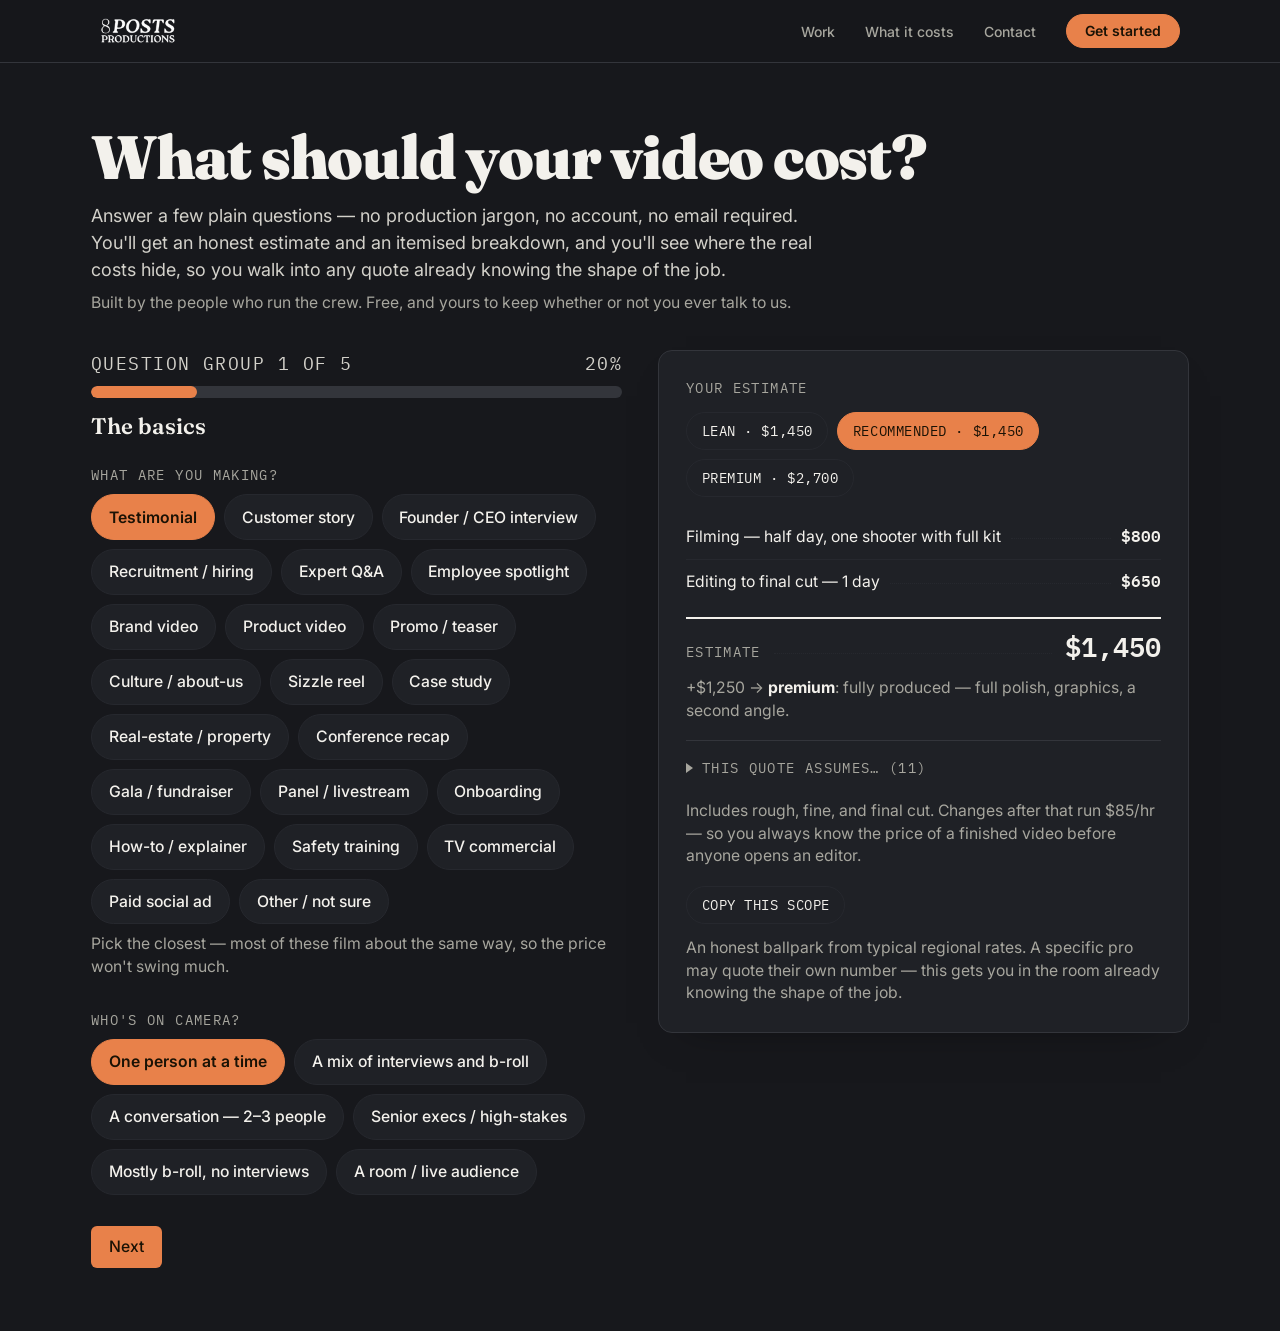
<file: scope/index.html>
<!doctype html>
<html lang="en">
  <head>
    <meta charset="utf-8" />
    <meta name="viewport" content="width=device-width, initial-scale=1" />

    <title>What should your video cost? Free estimate</title>
    <meta
      name="description"
      content="Get an honest, itemised estimate for your video in about two minutes — no account, no sales call, no email required. See where the real costs hide, then book a call if you want one."
    />
    <link rel="canonical" href="https://8posts.com/scope/" />

    <meta property="og:type" content="website" />
    <meta property="og:title" content="What should your video cost? Free estimate" />
    <meta
      property="og:description"
      content="An honest, itemised estimate for your video in about two minutes — no account, no email required."
    />
    <meta property="og:url" content="https://8posts.com/scope/" />
    <meta name="twitter:card" content="summary" />
    <meta name="twitter:title" content="What should your video cost? Free estimate" />
    <meta
      name="twitter:description"
      content="An honest, itemised estimate for your video in about two minutes — no account, no email required."
    />

    <link rel="preconnect" href="https://fonts.googleapis.com" />
    <link rel="preconnect" href="https://fonts.gstatic.com" crossorigin />
    <link rel="stylesheet" href="https://fonts.googleapis.com/css2?family=Fraunces:opsz,wght@9..144,500;9..144,600;9..144,900&family=IBM+Plex+Mono:wght@400;500;600&family=Inter:wght@400;500;600;700&display=swap" />
    <link rel="stylesheet" href="scope.css?v=202608121354" />
    <link rel="stylesheet" href="../styles.css" />


    <STYLE> 




</STYLE>
  </head>
  <body>


<!-- ── NAV (slimmed from 8 items to 3 + CTA) ─────────────────────────────── -->
<header class="nav-bar">
  <div class="nav-inner">
    <a class="brand" href="../index.html"  aria-label="8 Post Productions home">
      <img src="../img/8postslogoWhite2.png" alt="8 Post Productions">
    </a>
    <button class="burger" id="burger" aria-label="Menu" aria-expanded="false">
      <svg width="26" height="26" viewBox="0 0 24 24" fill="none" stroke="currentColor" stroke-width="2" stroke-linecap="round"><line x1="3" y1="7" x2="21" y2="7"/><line x1="3" y1="12" x2="21" y2="12"/><line x1="3" y1="17" x2="21" y2="17"/></svg>
    </button>
    <nav class="nav-links" id="navlinks">
      <a class="link" href="../portfolio/portfolio.html">Work</a>
      <a class="link" href="">What it costs</a>
      <a class="link js-book" href="#book">Contact</a>
      <a class="pill nav-cta js-book" href="#book">Get started</a>
    </nav>
  </div>
</header>



    <div id="scope-root"></div>

<!-- ── BOOKING MODAL (vanilla) ───────────────────────────────────────────── -->
<div class="book-overlay" id="bookOverlay" role="dialog" aria-modal="true" aria-label="Book a time">
  <div class="book-modal">
    <div class="book-head">
      <h3>Book a time</h3>
      <button class="book-close" id="bookClose" aria-label="Close">&times;</button>
    </div>
    <div class="book-body">
      <iframe id="bookFrame" title="Booking" loading="lazy" allowfullscreen></iframe>
    </div>
  </div>
</div>

<button class="totop" id="toTop" aria-label="Back to top">
  <svg width="18" height="18" viewBox="0 0 24 24" fill="none" stroke="currentColor" stroke-width="2.2" stroke-linecap="round" stroke-linejoin="round"><polyline points="6 15 12 9 18 15"/></svg>
</button>

<!-- ── SITE JS (nav, booking, back-to-top) ───────────────────────────────── -->
<script>
(function(){
  var CAL_IFRAME = "https://calendar.google.com/calendar/appointments/schedules/AcZssZ0qjWiIAEzrOzFrJyPog1yhmflvRvygPZNrkt3rDzJJODqFgFjuJjFt0MbrnmrnKViamDnOXc_w?gv=true";
  var CAL_LINK   = "https://calendar.app.google/YcjTkyQbm9hJv12t8";

  /* mobile nav */
  var burger = document.getElementById('burger');
  var links  = document.getElementById('navlinks');
  burger.addEventListener('click', function(){
    var open = links.classList.toggle('open');
    burger.setAttribute('aria-expanded', open ? 'true' : 'false');
  });
  links.addEventListener('click', function(e){
    if (e.target.closest('a')) { links.classList.remove('open'); burger.setAttribute('aria-expanded','false'); }
  });

  /* booking: desktop = modal, mobile = new tab */
  var overlay = document.getElementById('bookOverlay');
  var frame   = document.getElementById('bookFrame');
  var loaded  = false;
  function isMobile(){ return window.matchMedia('(max-width:767px)').matches; }
  function openBook(){
    if (isMobile()){ window.open(CAL_LINK, '_blank', 'noopener'); return; }
    if (!loaded){ frame.src = CAL_IFRAME; loaded = true; }
    overlay.classList.add('open');
    document.body.style.overflow = 'hidden';
  }
  function closeBook(){ overlay.classList.remove('open'); document.body.style.overflow = ''; }
  document.addEventListener('click', function(e){
    var b = e.target.closest('.js-book');
    if (b){ e.preventDefault(); openBook(); }
  });
  document.getElementById('bookClose').addEventListener('click', closeBook);
  overlay.addEventListener('click', function(e){ if (e.target === overlay) closeBook(); });
  document.addEventListener('keydown', function(e){ if (e.key === 'Escape') closeBook(); });

  /* back to top */
  var toTop = document.getElementById('toTop');
  window.addEventListener('scroll', function(){
    toTop.classList.toggle('show', window.scrollY > 700);
  }, {passive:true});
  toTop.addEventListener('click', function(){ window.scrollTo({top:0, behavior:'smooth'}); });
})();
</script>

    <noscript>
      <p style="max-width: 34rem; margin: 4rem auto; padding: 0 1.25rem; line-height: 1.6">
        The estimator needs JavaScript to add up — it does all of its arithmetic in your browser
        and sends nothing anywhere to work out a number. Turn JavaScript on for this page, or book
        a call and we&rsquo;ll price the job with you.
      </p>
    </noscript>


    <script src="scope.js?v=202608121354" defer></script>

  <script>

     


      (function () {
        if (/[?&]notrack=1(&|$)/.test(location.search)) return;
        var s = document.createElement('script');
        s.async = true;
        s.src = 'https://www.googletagmanager.com/gtag/js?id=G-NEMNJ919KG';
        document.head.appendChild(s);
        window.dataLayer = window.dataLayer || [];
        function gtag() { dataLayer.push(arguments); }
        gtag('js', new Date());
        gtag('config', 'G-NEMNJ919KG');
      })();
    </script>
  </body>
</html>
</file>
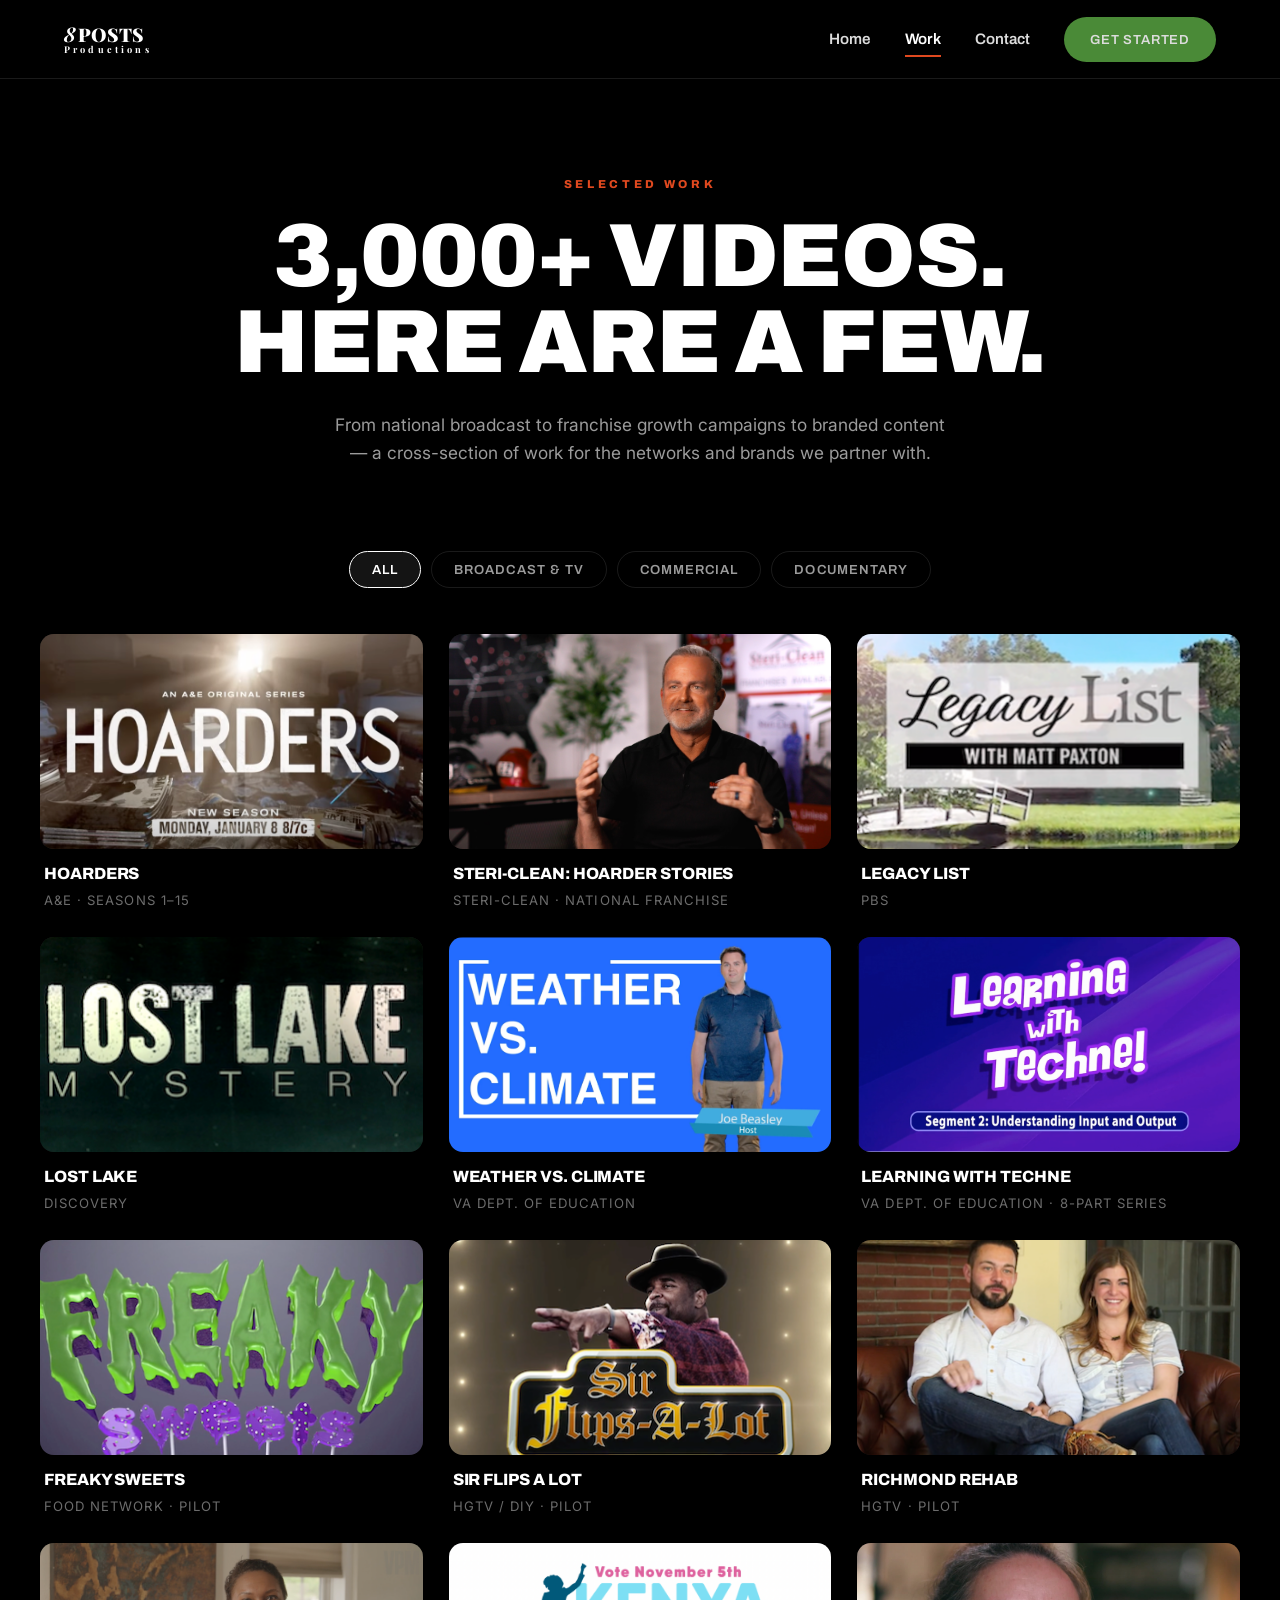
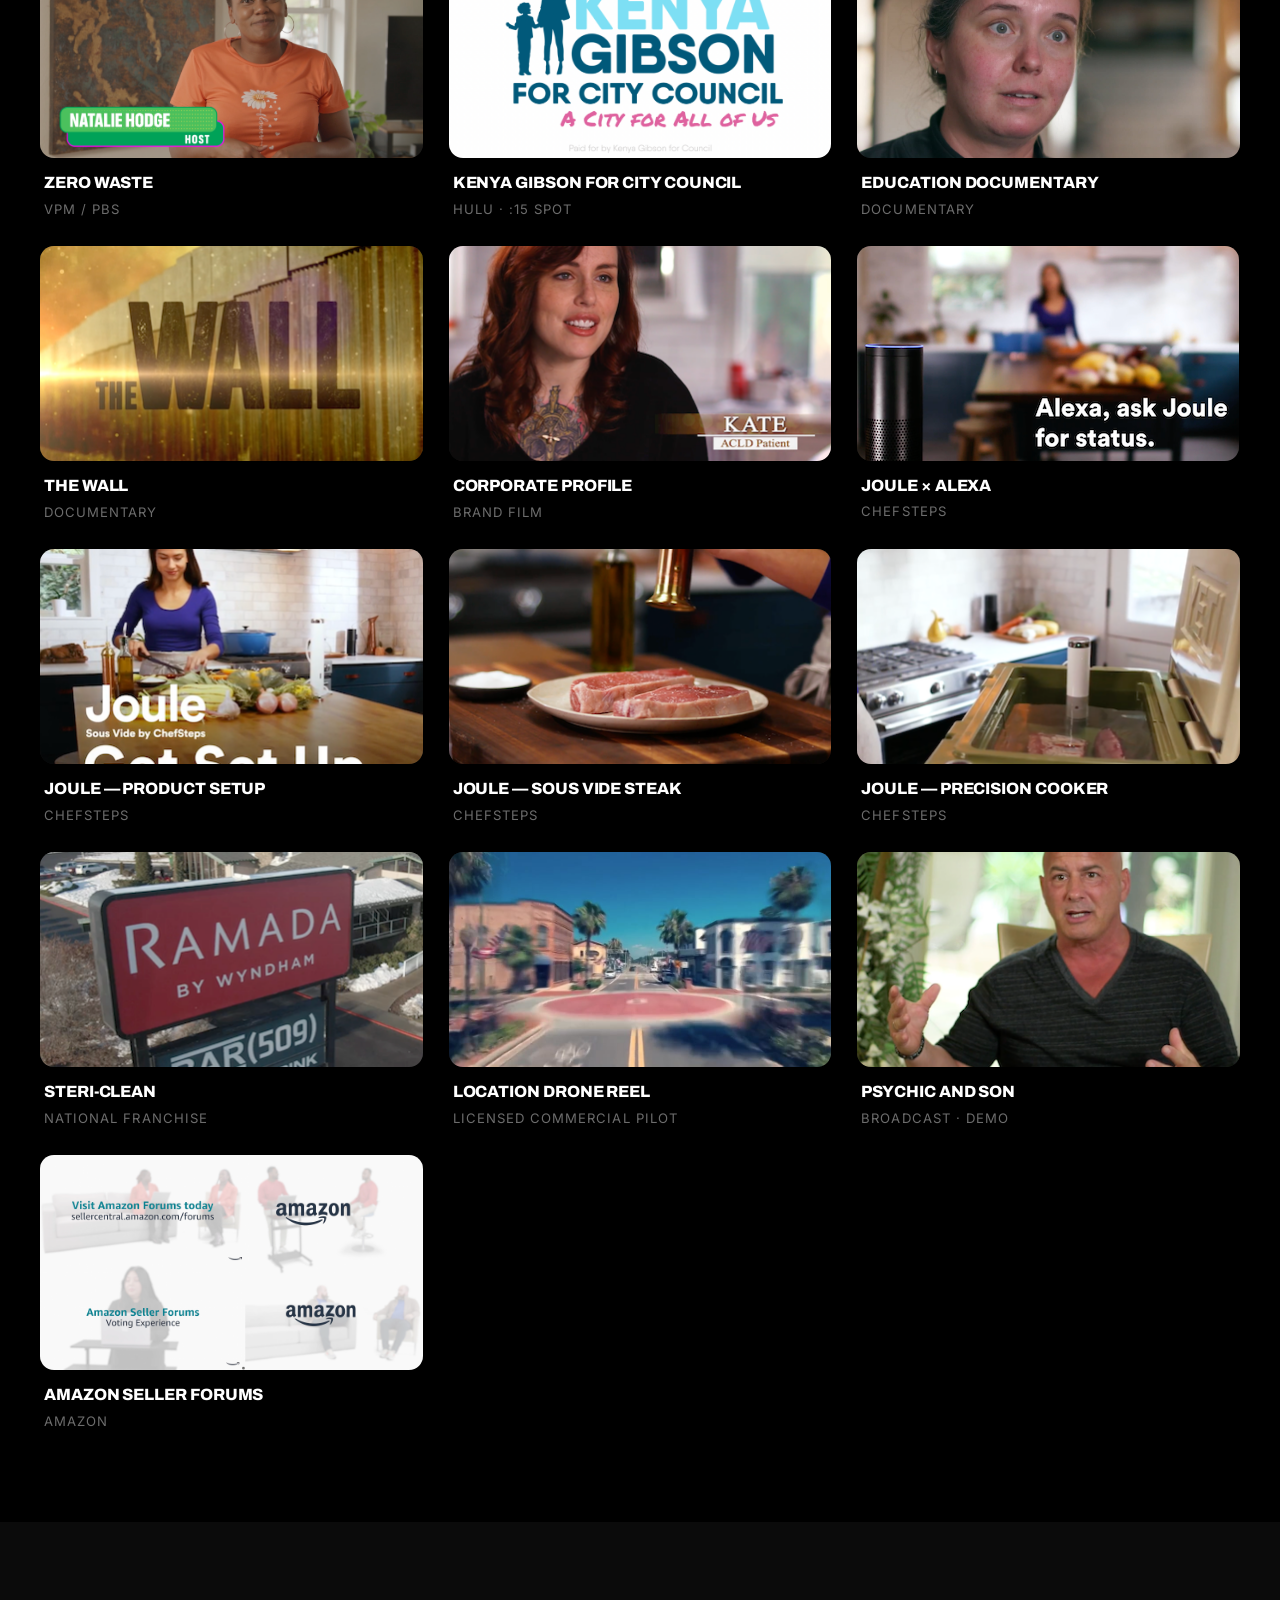
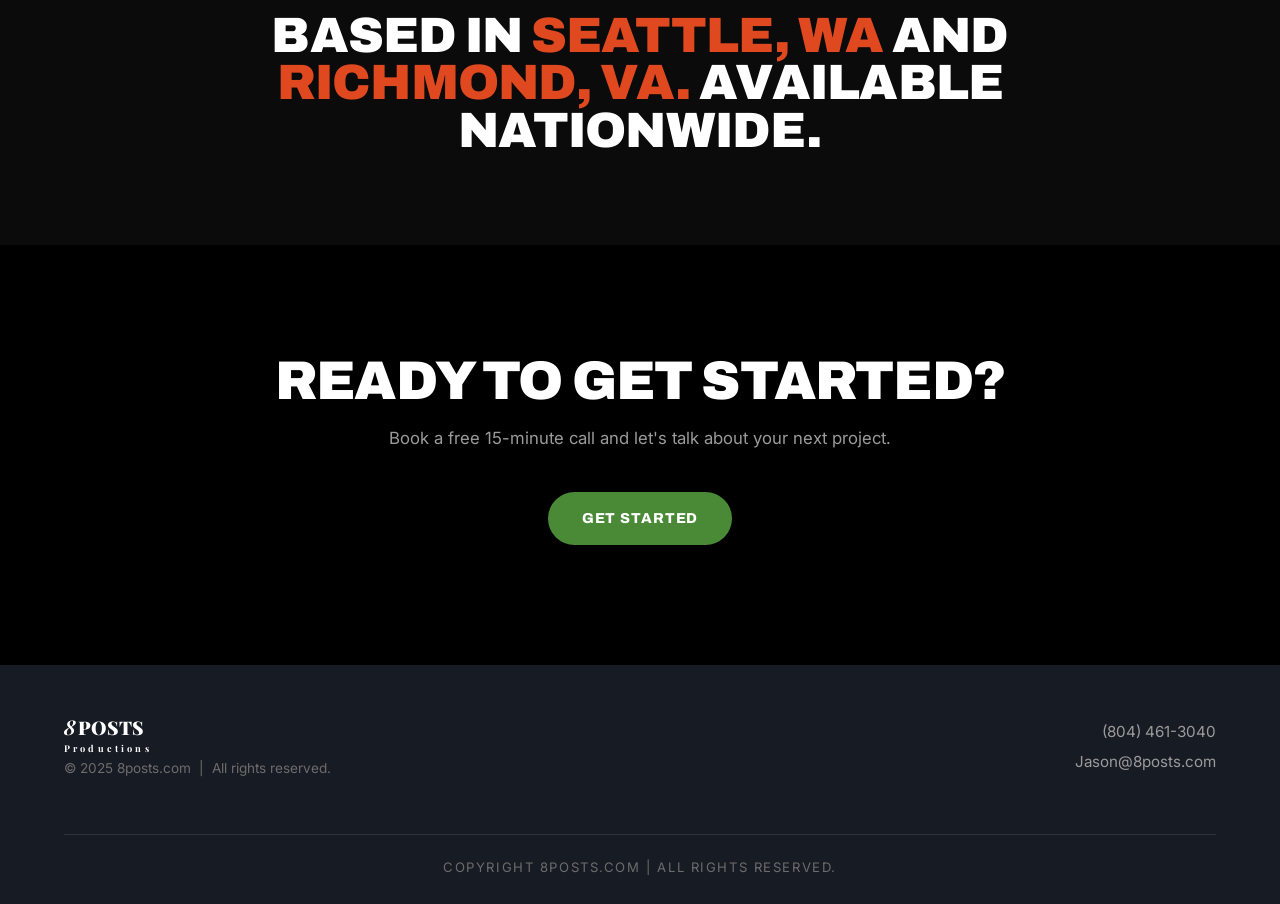
<file: oldportfolio.html>
<!DOCTYPE html>
<html lang="en">
<head>
<meta charset="utf-8">
<meta name="viewport" content="width=device-width, initial-scale=1">
<title>Portfolio — 8 Posts Productions</title>
<meta name="description" content="Selected video work from 8 Posts Productions — broadcast, commercial, and documentary projects for brands and networks including A&E, HGTV, Discovery, PBS, Amazon, and more.">

<link rel="preconnect" href="https://fonts.googleapis.com">
<link rel="preconnect" href="https://fonts.gstatic.com" crossorigin>
<link href="https://fonts.googleapis.com/css2?family=Archivo:wght@400;500;600;800;900&family=Inter:wght@400;500;600&family=Playfair+Display:ital,wght@0,700;0,900;1,700&display=swap" rel="stylesheet">

<style>
  :root{
    --bg:#000000;
    --bg-alt:#0b0b0b;
    --surface:#141414;
    --footer:#171b24;
    --text:#ffffff;
    --muted:#9b9b9b;
    --faint:#6c6c6c;
    --line:rgba(255,255,255,.10);
    --green:#4a8a37;
    --green-hover:#57a043;
    --accent:#e0491f;
    --radius:14px;
    --maxw:1200px;
    --ease:cubic-bezier(.16,.84,.44,1);
  }

  *{box-sizing:border-box}
  html{scroll-behavior:smooth}
  body{
    margin:0;
    background:var(--bg);
    color:var(--text);
    font-family:"Inter",system-ui,-apple-system,sans-serif;
    font-size:16px;
    line-height:1.6;
    -webkit-font-smoothing:antialiased;
  }
  a{color:inherit;text-decoration:none}
  img{display:block;max-width:100%}
  .wrap{max-width:var(--maxw);margin:0 auto;padding:0 24px}

  /* ---- Display type ---- */
  .display{
    font-family:"Archivo",sans-serif;
    font-weight:900;
    text-transform:uppercase;
    letter-spacing:-.015em;
    line-height:.96;
  }

  /* ---- CTA pill ---- */
  .btn{
    display:inline-block;
    background:var(--green);
    color:#fff;
    font-family:"Archivo",sans-serif;
    font-weight:800;
    text-transform:uppercase;
    letter-spacing:.06em;
    font-size:.9rem;
    padding:15px 34px;
    border-radius:999px;
    border:none;
    cursor:pointer;
    transition:background .25s var(--ease), transform .25s var(--ease);
  }
  .btn:hover{background:var(--green-hover);transform:translateY(-2px)}
  .btn:focus-visible{outline:3px solid #fff;outline-offset:3px}

  /* ---- Logo ---- */
  .logo{font-family:"Playfair Display",serif;line-height:.9;letter-spacing:.01em}
  .logo .n{font-weight:700;font-size:1.35em;font-style:italic;padding-right:.08em}
  .logo .p{font-weight:900;font-size:1.25em}
  .logo .sub{display:block;font-weight:700;font-size:.62em;letter-spacing:.34em;margin-top:.15em}

  /* ---- Header ---- */
  header.site{
    position:sticky;top:0;z-index:40;
    background:rgba(0,0,0,.72);
    backdrop-filter:blur(12px);
    border-bottom:1px solid var(--line);
  }
  .nav{display:flex;align-items:center;justify-content:space-between;gap:24px;height:78px}
  .nav .logo{font-size:15px}
  .nav-links{display:flex;align-items:center;gap:34px}
  .nav-links a{
    font-family:"Archivo",sans-serif;font-weight:600;font-size:.95rem;
    color:#dcdcdc;transition:color .2s;
  }
  .nav-links a:hover,.nav-links a[aria-current="page"]{color:#fff}
  .nav-links a[aria-current="page"]{position:relative}
  .nav-links a[aria-current="page"]::after{
    content:"";position:absolute;left:0;right:0;bottom:-6px;height:2px;background:var(--accent);
  }
  .nav .btn{padding:12px 26px;font-size:.82rem}
  .nav-toggle{display:none;background:none;border:0;cursor:pointer;padding:8px}
  .nav-toggle span{display:block;width:24px;height:2px;background:#fff;margin:5px 0;transition:.25s}

  /* ---- Page title ---- */
  .page-head{padding:96px 0 40px;text-align:center}
  .eyebrow{
    font-family:"Archivo",sans-serif;font-weight:800;text-transform:uppercase;
    letter-spacing:.32em;font-size:.72rem;color:var(--accent);margin-bottom:20px;
  }
  .page-head h1{font-size:clamp(2.9rem,8vw,5.6rem);margin:0}
  .page-head p{
    max-width:620px;margin:26px auto 0;color:var(--muted);font-size:1.08rem;
  }

  /* ---- Filter bar ---- */
  .filters{
    display:flex;justify-content:center;flex-wrap:wrap;gap:10px;
    padding:44px 0 12px;
  }
  .filter{
    font-family:"Archivo",sans-serif;font-weight:600;font-size:.82rem;
    text-transform:uppercase;letter-spacing:.08em;
    color:var(--muted);background:transparent;
    border:1px solid var(--line);border-radius:999px;
    padding:10px 22px;cursor:pointer;
    transition:color .2s,border-color .2s,background .2s;
  }
  .filter:hover{color:#fff;border-color:rgba(255,255,255,.35)}
  .filter[aria-pressed="true"]{color:#fff;background:var(--surface);border-color:#fff}
  .filter:focus-visible{outline:2px solid var(--accent);outline-offset:2px}

  /* ---- Grid ---- */
  .grid-wrap{padding:34px 0 90px}
  .grid{
    display:grid;grid-template-columns:repeat(3,1fr);gap:26px 26px;
  }
  .card{
    display:flex;flex-direction:column;text-align:left;
    background:none;border:0;padding:0;cursor:pointer;color:inherit;
    font:inherit;
    opacity:0;transform:translateY(18px);
    transition:opacity .6s var(--ease),transform .6s var(--ease);
  }
  .card.in{opacity:1;transform:none}
  .card.no-video{cursor:default}

  .thumb{
    position:relative;aspect-ratio:16/9;border-radius:var(--radius);
    overflow:hidden;background:var(--surface);
    box-shadow:0 1px 0 rgba(255,255,255,.04) inset;
  }
  .thumb img{
    width:100%;height:100%;object-fit:cover;
    transition:transform .55s var(--ease),filter .35s;
  }
  .card:hover .thumb img{transform:scale(1.06);filter:brightness(.62)}

  .thumb .scrim{
    position:absolute;inset:0;display:flex;align-items:center;justify-content:center;
    background:radial-gradient(circle at center,rgba(0,0,0,.35),rgba(0,0,0,.55));
    opacity:0;transition:opacity .3s;
  }
  .card:hover .thumb .scrim,.card:focus-visible .thumb .scrim{opacity:1}
  .card.no-video:hover .thumb .scrim{opacity:0}
  .card:focus-visible{outline:none}
  .card:focus-visible .thumb{outline:3px solid var(--accent);outline-offset:3px}

  .play{
    width:64px;height:64px;border-radius:50%;
    background:rgba(255,255,255,.14);backdrop-filter:blur(4px);
    border:2px solid rgba(255,255,255,.85);
    display:flex;align-items:center;justify-content:center;
    transform:scale(.8);transition:transform .3s var(--ease),background .3s;
  }
  .card:hover .play{transform:scale(1);background:var(--green)}
  .play svg{width:22px;height:22px;margin-left:3px;fill:#fff}

  /* fallback placeholder when image path isn't found */
  .thumb.broken img{display:none}
  .thumb.broken{
    background:
      linear-gradient(135deg,#1c1c1c,#0e0e0e);
  }
  .thumb.broken::before{
    content:attr(data-title);
    position:absolute;inset:0;display:flex;align-items:center;justify-content:center;
    text-align:center;padding:18px;
    font-family:"Archivo",sans-serif;font-weight:900;text-transform:uppercase;
    letter-spacing:-.01em;line-height:1;font-size:1.4rem;color:#3a3a3a;
  }

  .meta{padding:16px 4px 0}
  .meta h3{
    font-family:"Archivo",sans-serif;font-weight:800;text-transform:uppercase;
    letter-spacing:-.005em;font-size:1.02rem;margin:0;line-height:1.15;
  }
  .meta .client{
    display:block;margin-top:6px;color:var(--faint);
    font-size:.82rem;text-transform:uppercase;letter-spacing:.08em;
  }

  /* ---- Lightbox ---- */
  .lb{
    position:fixed;inset:0;z-index:80;display:none;
    align-items:center;justify-content:center;padding:24px;
    background:rgba(0,0,0,.9);backdrop-filter:blur(6px);
  }
  .lb.open{display:flex}
  .lb-inner{width:min(1000px,100%);position:relative}
  .lb-frame{position:relative;aspect-ratio:16/9;border-radius:12px;overflow:hidden;background:#000}
  .lb-frame iframe{position:absolute;inset:0;width:100%;height:100%;border:0}
  .lb-close{
    position:absolute;top:-52px;right:0;
    background:none;border:0;color:#fff;cursor:pointer;
    font-family:"Archivo",sans-serif;font-weight:700;text-transform:uppercase;
    letter-spacing:.1em;font-size:.85rem;display:flex;align-items:center;gap:8px;
  }
  .lb-close:hover{color:var(--accent)}
  .lb-close svg{width:16px;height:16px;stroke:currentColor;fill:none;stroke-width:2.4}

  /* ---- Location strip ---- */
  .location{background:var(--bg-alt);padding:90px 0;text-align:center}
  .location h2{font-size:clamp(1.8rem,4.6vw,3.1rem);margin:0;max-width:960px;margin-inline:auto}
  .location .hl{color:var(--accent)}

  /* ---- CTA band ---- */
  .cta-band{padding:110px 0 120px;text-align:center;background:var(--bg)}
  .cta-band h2{font-size:clamp(2.1rem,5vw,3.4rem);margin:0}
  .cta-band p{color:var(--muted);margin:18px auto 40px;max-width:520px;font-size:1.05rem}

  /* ---- Footer ---- */
  footer.site{background:var(--footer);padding:52px 0 26px}
  .foot-top{
    display:flex;align-items:flex-start;justify-content:space-between;gap:30px;flex-wrap:wrap;
    padding-bottom:34px;
  }
  .foot-top .logo{font-size:15px;color:#fff}
  .foot-contact{text-align:right;color:var(--muted);font-size:.95rem;line-height:2}
  .foot-contact a:hover{color:#fff}
  .foot-copy{color:var(--faint);font-size:.85rem;padding-top:6px}
  .foot-legal{
    border-top:1px solid var(--line);margin-top:20px;padding-top:22px;
    text-align:center;color:var(--faint);font-size:.82rem;letter-spacing:.12em;
    text-transform:uppercase;
  }

  /* ---- Responsive ---- */
  @media(max-width:900px){
    .grid{grid-template-columns:repeat(2,1fr);gap:22px}
    .nav-links{
      position:fixed;inset:78px 0 auto 0;flex-direction:column;gap:0;
      background:#000;border-bottom:1px solid var(--line);
      max-height:0;overflow:hidden;transition:max-height .3s var(--ease);
    }
    .nav-links.show{max-height:340px}
    .nav-links a{width:100%;padding:16px 24px;border-top:1px solid var(--line)}
    .nav-links .btn{margin:16px 24px;text-align:center}
    .nav-toggle{display:block}
  }
  @media(max-width:560px){
    .grid{grid-template-columns:1fr;gap:20px}
    .page-head{padding:64px 0 24px}
    .foot-top{flex-direction:column}
    .foot-contact{text-align:left}
  }

  @media(prefers-reduced-motion:reduce){
    *{animation:none!important;transition:none!important;scroll-behavior:auto!important}
    .card{opacity:1;transform:none}
  }
</style>
</head>
<body>

<!-- ============ HEADER ============ -->
<header class="site">
  <div class="wrap nav">
    <a class="logo" href="index.html" aria-label="8 Posts Productions — home">
      <span class="n">8</span><span class="p">POSTS</span>
      <span class="sub">Productions</span>
    </a>
    <button class="nav-toggle" aria-label="Menu" aria-expanded="false"><span></span><span></span><span></span></button>
    <nav class="nav-links" id="navlinks">
      <a href="index.html">Home</a>
      <a href="portfolio.html" aria-current="page">Work</a>
      <a href="index.html#contact">Contact</a>
      <a class="btn" href="index.html#contact">Get Started</a>
    </nav>
  </div>
</header>

<!-- ============ PAGE TITLE ============ -->
<section class="page-head wrap">
  <div class="eyebrow">Selected Work</div>
  <h1 class="display">3,000+&nbsp;Videos.<br>Here Are a Few.</h1>
  <p>From national broadcast to franchise growth campaigns to branded content — a cross-section of work for the networks and brands we partner with.</p>
</section>

<!-- ============ FILTERS ============ -->
<div class="wrap">
  <div class="filters" role="group" aria-label="Filter portfolio by type">
    <button class="filter" data-filter="all" aria-pressed="true">All</button>
    <button class="filter" data-filter="broadcast" aria-pressed="false">Broadcast &amp; TV</button>
    <button class="filter" data-filter="commercial" aria-pressed="false">Commercial</button>
    <button class="filter" data-filter="documentary" aria-pressed="false">Documentary</button>
  </div>
</div>

<!-- ============ GRID ============ -->
<section class="grid-wrap wrap">
  <div class="grid" id="grid"><!-- cards injected --></div>
</section>

<!-- ============ LOCATION STRIP ============ -->
<section class="location">
  <h2 class="display">Based in <span class="hl">Seattle, WA</span> and <span class="hl">Richmond, VA.</span> Available Nationwide.</h2>
</section>

<!-- ============ CTA BAND ============ -->
<section class="cta-band" id="contact">
  <div class="wrap">
    <h2 class="display">Ready to Get Started?</h2>
    <p>Book a free 15-minute call and let's talk about your next project.</p>
    <a class="btn" href="index.html#contact">Get Started</a>
  </div>
</section>

<!-- ============ FOOTER ============ -->
<footer class="site">
  <div class="wrap">
    <div class="foot-top">
      <div>
        <a class="logo" href="index.html"><span class="n">8</span><span class="p">POSTS</span><span class="sub">Productions</span></a>
        <div class="foot-copy">© 2025 8posts.com &nbsp;|&nbsp; All rights reserved.</div>
      </div>
      <div class="foot-contact">
        <a href="tel:+18044613040">(804) 461-3040</a><br>
        <a href="mailto:Jason@8posts.com">Jason@8posts.com</a>
      </div>
    </div>
    <div class="foot-legal">Copyright 8posts.com | All rights reserved.</div>
  </div>
</footer>

<!-- ============ LIGHTBOX ============ -->
<div class="lb" id="lightbox" role="dialog" aria-modal="true" aria-label="Video player">
  <div class="lb-inner">
    <button class="lb-close" id="lbClose" aria-label="Close video">
      <svg viewBox="0 0 24 24"><path d="M6 6l12 12M18 6L6 18"/></svg> Close
    </button>
    <div class="lb-frame" id="lbFrame"></div>
  </div>
</div>

<script>
/* ------------------------------------------------------------------
   PORTFOLIO ITEMS — edit here to add / remove / reorder videos.
   Each item:
     title   : shown under the thumbnail
     client  : small line under the title
     img     : path to the thumbnail (keep your img/galleryimages folder)
     type    : "youtube" or "vimeo"  (omit for no-video cards)
     id      : the video ID only  (e.g. youtube _b76FleszLk  /  vimeo 832723304)
     cat     : "broadcast" | "commercial" | "documentary"
------------------------------------------------------------------- */
const ITEMS = [
  { title:"Hoarders",                   client:"A&E · Seasons 1–15",           img:"img/galleryimages/hoarders2024.png", type:"youtube", id:"_b76FleszLk", cat:"broadcast" },
  { title:"Steri-Clean: Hoarder Stories", client:"Steri-Clean · National Franchise", img:"img/galleryimages/ST_Cory_1.jpeg", type:"youtube", id:"WsyChSclMFU", cat:"commercial" },
  { title:"Legacy List",                client:"PBS",                          img:"img/galleryimages/legacy.png",       type:"vimeo",   id:"832723304",  cat:"broadcast" },
  { title:"Lost Lake",                  client:"Discovery",                    img:"img/galleryimages/Lost2.png",        type:"vimeo",   id:"306287078",  cat:"broadcast" },
  { title:"Weather vs. Climate",        client:"VA Dept. of Education",        img:"img/galleryimages/weather.png",      type:"vimeo",   id:"851715476",  cat:"documentary" },
  { title:"Learning with Techne",       client:"VA Dept. of Education · 8-part series", img:"img/galleryimages/learntechne.png", type:"vimeo", id:"852390933", cat:"documentary" },
  { title:"Freaky Sweets",              client:"Food Network · Pilot",         img:"img/galleryimages/freekysweets.png", type:"vimeo",   id:"306282972",  cat:"broadcast" },
  { title:"Sir Flips a Lot",            client:"HGTV / DIY · Pilot",           img:"img/galleryimages/sirflips2.png",    type:"vimeo",   id:"299144549",  cat:"broadcast" },
  { title:"Richmond Rehab",             client:"HGTV · Pilot",                 img:"img/galleryimages/cobblestone.png",  type:"vimeo",   id:"236358394",  cat:"broadcast" },
  { title:"Zero Waste",                 client:"VPM / PBS",                    img:"img/galleryimages/zerowaste.png",    type:"vimeo",   id:"1016736416", cat:"documentary" },
  { title:"Kenya Gibson for City Council", client:"Hulu · :15 Spot",           img:"img/galleryimages/Kenya.png",        type:"vimeo",   id:"1016739290", cat:"commercial" },
  { title:"Education Documentary",      client:"Documentary",                  img:"img/galleryimages/RR.jpg",           type:"vimeo",   id:"1050535230", cat:"documentary" },
  { title:"The Wall",                   client:"Documentary",                  img:"img/galleryimages/thewall.png",      type:"vimeo",   id:"306288438",  cat:"documentary" },
  { title:"Corporate Profile",          client:"Brand Film",                   img:"img/galleryimages/corpkatie.png",    type:"vimeo",   id:"391095832",  cat:"commercial" },
  { title:"Joule × Alexa",              client:"Chefsteps",                    img:"img/galleryimages/alexa.png",        type:"vimeo",   id:"390066907",  cat:"commercial" },
  { title:"Joule — Product Setup",      client:"Chefsteps",                    img:"img/galleryimages/joule1.png",       type:"youtube", id:"kOZCL6lxrZg", cat:"commercial" },
  { title:"Joule — Sous Vide Steak",    client:"Chefsteps",                    img:"img/galleryimages/joule2.png",       type:"youtube", id:"GJKXYABapeE", cat:"commercial" },
  { title:"Joule — Precision Cooker",   client:"Chefsteps",                    img:"img/galleryimages/joule3.png",       type:"youtube", id:"8fzHqKJp_ds", cat:"commercial" },
  { title:"Steri-Clean",                client:"National Franchise",           img:"img/galleryimages/Sericlean.png",    type:"vimeo",   id:"832903912",  cat:"commercial" },
  { title:"Location Drone Reel",        client:"Licensed Commercial Pilot",    img:"img/galleryimages/DroneReel.jpg",    type:"vimeo",   id:"1010025895", cat:"commercial" },
  { title:"Psychic and Son",           client:"Broadcast · Demo",             img:"img/galleryimages/psychicandson.png", type:"vimeo",  id:"299144316",  cat:"broadcast" },
  { title:"Amazon Seller Forums",       client:"Amazon",                       img:"img/galleryimages/amz_001.png",      cat:"commercial" } // no video
];

const PLAY = '<span class="scrim"><span class="play"><svg viewBox="0 0 24 24"><path d="M8 5v14l11-7z"/></svg></span></span>';

function embedURL(item){
  if(item.type==="youtube") return `https://www.youtube.com/embed/${item.id}?autoplay=1&rel=0`;
  if(item.type==="vimeo")   return `https://player.vimeo.com/video/${item.id}?autoplay=1`;
  return null;
}

const grid = document.getElementById('grid');

function render(items){
  grid.innerHTML = "";
  items.forEach(item=>{
    const hasVideo = !!item.type;
    const el = document.createElement(hasVideo ? 'button' : 'div');
    el.className = 'card' + (hasVideo ? '' : ' no-video');
    el.dataset.cat = item.cat;
    if(hasVideo){ el.type='button'; el.setAttribute('aria-label', `Play ${item.title}`); }
    el.innerHTML = `
      <div class="thumb" data-title="${item.title}">
        <img src="${item.img}" alt="${item.title}" loading="lazy">
        ${hasVideo ? PLAY : ''}
      </div>
      <div class="meta">
        <h3>${item.title}</h3>
        <span class="client">${item.client||''}</span>
      </div>`;
    // graceful fallback if a thumbnail path is missing
    const img = el.querySelector('img');
    img.addEventListener('error', ()=> img.closest('.thumb').classList.add('broken'));
    if(hasVideo) el.addEventListener('click', ()=> openLightbox(item));
    grid.appendChild(el);
  });
  revealCards();
}

/* ---- filtering ---- */
const filters = document.querySelectorAll('.filter');
filters.forEach(btn=>{
  btn.addEventListener('click', ()=>{
    filters.forEach(b=> b.setAttribute('aria-pressed','false'));
    btn.setAttribute('aria-pressed','true');
    const f = btn.dataset.filter;
    render(f==='all' ? ITEMS : ITEMS.filter(i=> i.cat===f));
  });
});

/* ---- scroll reveal ---- */
let io;
function revealCards(){
  const cards = grid.querySelectorAll('.card');
  if(!('IntersectionObserver' in window)){ cards.forEach(c=>c.classList.add('in')); return; }
  if(io) io.disconnect();
  io = new IntersectionObserver((entries)=>{
    entries.forEach((e,i)=>{
      if(e.isIntersecting){
        setTimeout(()=> e.target.classList.add('in'), (i%3)*70);
        io.unobserve(e.target);
      }
    });
  },{rootMargin:'0px 0px -8% 0px'});
  cards.forEach(c=> io.observe(c));
}

/* ---- lightbox ---- */
const lb = document.getElementById('lightbox');
const lbFrame = document.getElementById('lbFrame');
const lbClose = document.getElementById('lbClose');
let lastFocused = null;

function openLightbox(item){
  const url = embedURL(item);
  if(!url) return;
  lastFocused = document.activeElement;
  lbFrame.innerHTML = `<iframe src="${url}" allow="autoplay; fullscreen; picture-in-picture" allowfullscreen></iframe>`;
  lb.classList.add('open');
  document.body.style.overflow='hidden';
  lbClose.focus();
}
function closeLightbox(){
  lb.classList.remove('open');
  lbFrame.innerHTML = '';           // stop playback
  document.body.style.overflow='';
  if(lastFocused) lastFocused.focus();
}
lbClose.addEventListener('click', closeLightbox);
lb.addEventListener('click', e=>{ if(e.target===lb) closeLightbox(); });
document.addEventListener('keydown', e=>{ if(e.key==='Escape' && lb.classList.contains('open')) closeLightbox(); });

/* ---- mobile nav ---- */
const toggle = document.querySelector('.nav-toggle');
const navlinks = document.getElementById('navlinks');
toggle.addEventListener('click', ()=>{
  const open = navlinks.classList.toggle('show');
  toggle.setAttribute('aria-expanded', open);
});

render(ITEMS);
</script>
</body>
</html>
</file>
<file: styles.css>
/* =========================================================================
   8posts.com — one file, no dependencies.
   Design system lifted from the scope tool: warm charcoal + terracotta,
   Fraunces / IBM Plex Mono / Inter.
   ========================================================================= */
:root{
  --bg:#17181C; --card:#1F2126; --ink:#F3F1EC; --muted:#A7A69E;
  --line:#33353B; --field:#26282E;
  --sun:#E8814A; --sun-ink:#1a1205;
  --teach:#3DA88C; --teach-bg:#16302A;
  --flag:#E07A6E; --flag-bg:#331e1b;
  --focus:#7BA7E0;
  --shell:1120px;
}
*{box-sizing:border-box;}
html{scroll-behavior:smooth;}
html,body{margin:0;}
body{
  background:var(--bg); color:var(--ink);
  font-family:'Inter',system-ui,-apple-system,sans-serif;
  line-height:1.5; -webkit-font-smoothing:antialiased;
}
img{max-width:100%;}
a{color:inherit;}

/* shared type helpers (also used by the embedded scope tool) */
.mono{font-family:'IBM Plex Mono',monospace; font-variant-numeric:tabular-nums;}
.serif{font-family:'Fraunces',Georgia,serif;}
.sun{color:var(--sun);}
.eyebrow{font-family:'IBM Plex Mono',monospace; font-size:11px; letter-spacing:.18em; text-transform:uppercase; color:var(--muted);}
h1{font-family:'Fraunces',Georgia,serif; font-weight:900; letter-spacing:-.02em; line-height:1.02;
   font-size:clamp(2rem,5vw,3.4rem); margin:0 0 12px;}
.lede{color:var(--muted); max-width:620px; margin:0 0 28px; font-size:15px;}

.shell{max-width:var(--shell); margin:0 auto; padding:0 20px;}

/* ---- buttons (homepage) — named .pill so they never collide with the tool's .btn ---- */
.pill{display:inline-flex; align-items:center; gap:8px; background:var(--sun); color:var(--sun-ink);
  border:1.5px solid var(--sun); border-radius:999px; padding:13px 26px; cursor:pointer;
  font:600 15px/1 'Inter',sans-serif; text-decoration:none; transition:opacity .15s ease, transform .15s ease;}
.pill:hover{opacity:.92; transform:translateY(-1px);}
.pill-ghost{background:transparent; color:var(--ink); border-color:var(--line);}
.pill-ghost:hover{border-color:var(--muted); opacity:1;}
.pill:focus-visible,.pill-ghost:focus-visible{outline:2.5px solid var(--focus); outline-offset:2px;}

/* ---- nav ---- */
.nav-bar{position:sticky; top:0; z-index:50; background:rgba(23,24,28,.82);
  backdrop-filter:saturate(140%) blur(10px); border-bottom:1px solid var(--line);}
.nav-inner{max-width:var(--shell); margin:0 auto; padding:14px 20px;
  display:flex; align-items:center; justify-content:space-between; gap:20px;}
.brand img{height:26px; display:block;}
.nav-links{display:flex; align-items:center; gap:30px;}
.nav-links a.link{font-size:14px; font-weight:500; color:var(--muted); text-decoration:none;
  transition:color .15s ease;}
.nav-links a.link:hover{color:var(--ink);}
.nav-cta{padding:9px 18px; font-size:14px;}
.burger{display:none; background:none; border:0; color:var(--ink); cursor:pointer; padding:6px;}
.burger svg{display:block;}
@media (max-width:760px){
  .nav-links{position:absolute; top:100%; left:0; right:0; background:var(--bg);
    border-bottom:1px solid var(--line); flex-direction:column; align-items:stretch;
    gap:0; padding:8px 0; display:none;}
  .nav-links.open{display:flex;}
  .nav-links a.link{padding:14px 24px; border-top:1px solid var(--line); color:var(--ink);}
  .nav-links .nav-cta{margin:12px 24px; justify-content:center;}
  .burger{display:block;}
}

/* ---- hero ---- */
.hero{text-align:center; padding:64px 20px 40px;}
.hero .eyebrow{display:inline-block; margin-bottom:16px;}
.hero h1{max-width:14ch; margin-left:auto; margin-right:auto; font-size:clamp(2.3rem,6vw,4rem);}
.hero .lede{margin:0 auto 30px; font-size:clamp(15px,2.2vw,17px);}
.hero-actions{display:flex; gap:12px; justify-content:center; flex-wrap:wrap; margin-bottom:52px;}
.hero-video{max-width:940px; margin:0 auto; border-radius:20px; overflow:hidden;
  border:1px solid var(--line); box-shadow:0 24px 70px rgba(0,0,0,.55); background:#000;}
.hero-video video{display:block; width:100%; height:auto;}
.trust{margin-top:56px;}
.trust p{margin:0 0 22px;}
.logos{display:flex; flex-wrap:wrap; justify-content:center; align-items:center; gap:34px;}
.logos img{height:34px; object-fit:contain; opacity:.55; filter:grayscale(1) brightness(1.7);
  transition:opacity .2s ease;}
.logos img:hover{opacity:.95;}

/* ---- section scaffolding ---- */
.band{padding:90px 20px;}
.band--alt{background:#0F1013;}
.center{text-align:center;}
.section-head{max-width:640px; margin:0 auto 44px;}
.section-head .eyebrow{display:block; margin-bottom:12px;}
.section-head h2{font-family:'Fraunces',Georgia,serif; font-weight:900; letter-spacing:-.02em;
  font-size:clamp(1.8rem,4vw,2.6rem); line-height:1.08; margin:0 0 14px;}
.section-head p{color:var(--muted); font-size:15px; margin:0;}

/* ---- portfolio ---- */
.work-grid{display:grid; grid-template-columns:repeat(auto-fit,minmax(280px,1fr)); gap:12px;
  max-width:var(--shell); margin:0 auto 40px;}
.work-grid a{position:relative; display:block; border-radius:12px; overflow:hidden;
  aspect-ratio:16/9; background:#111; border:1px solid var(--line);}
.work-grid img{width:100%; height:100%; object-fit:cover; display:block; opacity:.85;
  transition:opacity .3s ease, transform .5s ease;}
.work-grid a:hover img{opacity:1; transform:scale(1.03);}

/* ---- location ---- */
.loc h2{font-family:'Fraunces',Georgia,serif; font-weight:900; letter-spacing:-.02em;
  font-size:clamp(1.7rem,4vw,2.4rem); line-height:1.2; margin:0 auto; max-width:16ch;}

/* ---- final cta ---- */
.final{max-width:640px; margin:0 auto;}
.final h2{font-family:'Fraunces',Georgia,serif; font-weight:900; letter-spacing:-.02em;
  font-size:clamp(1.8rem,4vw,2.6rem); line-height:1.1; margin:0 0 14px;}
.final p{color:var(--muted); font-size:16px; margin:0 auto 30px; max-width:46ch;}

/* ---- footer ---- */
.foot{background:#0F1013; border-top:1px solid var(--line); padding:48px 20px;}
.foot-inner{max-width:var(--shell); margin:0 auto; display:flex; flex-wrap:wrap;
  justify-content:space-between; align-items:flex-start; gap:28px;}
.foot img{height:28px; margin-bottom:14px; display:block;}
.foot small{color:#6a6a63; font-size:13px;}
.foot .contact{text-align:right; font-size:14px; color:var(--muted);}
.foot .contact a{color:var(--muted); text-decoration:none; transition:color .2s ease;}
.foot .contact a:hover{color:var(--ink);}
@media (max-width:560px){ .foot-inner{flex-direction:column;} .foot .contact{text-align:left;} }

/* =========================================================================
   EMBEDDED SCOPE TOOL — original styles, scoped under .scope so its generic
   class names (.grid, .btn, .line, .nav, .tile…) never touch the homepage.
   ========================================================================= */
.scope .wrap{max-width:var(--shell); margin:0 auto; padding:8px 20px 20px;}
.scope .mono{font-family:'IBM Plex Mono',monospace; font-variant-numeric:tabular-nums;}
.scope .serif{font-family:'Fraunces',Georgia,serif;}
.scope .eyebrow{font-family:'IBM Plex Mono',monospace; font-size:11px; letter-spacing:.18em; text-transform:uppercase; color:var(--muted);}
.scope .headline{font-family:'Fraunces',Georgia,serif; font-weight:900; letter-spacing:-.02em; line-height:1.02;
   font-size:clamp(1.9rem,5vw,3.2rem); margin:0 0 12px;}
.scope .lede{color:var(--muted); max-width:620px; margin:0 0 28px; font-size:15px;}
.scope .grid{display:grid; gap:28px; grid-template-columns:1fr; align-items:start;}
@media(min-width:900px){ .scope .grid{grid-template-columns:1fr 1fr;} }
.scope .progresswrap{margin:6px 0 18px;}
.scope .progresshead{display:flex; justify-content:space-between; align-items:baseline; margin-bottom:8px;}
.scope .bar{height:5px; background:var(--field); border-radius:99px; overflow:hidden;}
.scope .barfill{height:100%; background:var(--sun); border-radius:99px; transition:width .3s ease;}
.scope .steptitle{font-family:'Fraunces',Georgia,serif; font-weight:600; font-size:26px; margin:2px 0 4px;}
.scope .stepintro{color:var(--muted); font-size:14px; margin:0 0 18px;}
.scope fieldset{border:0; margin:0 0 22px; padding:0;}
.scope legend{padding:0;}
.scope .qlabel{font-weight:600; font-size:15px; margin:0 0 8px;}
.scope .qhelp{color:var(--muted); font-size:13px; margin:2px 0 10px;}
.scope .opts{display:flex; flex-wrap:wrap; gap:8px;}
.scope .opt{border:1.5px solid var(--line); background:var(--field); color:var(--ink);
  border-radius:999px; padding:9px 15px; font-size:14px; font-weight:500; cursor:pointer;
  font-family:inherit; transition:border-color .12s, background .12s, color .12s;}
.scope .opt:hover{border-color:var(--muted);}
.scope .opt:focus-visible{outline:2.5px solid var(--focus); outline-offset:2px;}
.scope .opt[aria-pressed="true"]{background:var(--sun); border-color:var(--sun); color:var(--sun-ink); font-weight:600;}
.scope .opt[disabled]{opacity:.55; cursor:default;}
.scope .opt.locked[aria-pressed="true"]{background:var(--sun);}
.scope .tilewrap{display:grid; gap:8px; grid-template-columns:1fr;}
@media(min-width:560px){ .scope .tilewrap{grid-template-columns:1fr 1fr 1fr;} }
.scope .tile{border:1.5px solid var(--line); background:var(--field); color:var(--ink);
  border-radius:12px; padding:12px 14px; text-align:left; cursor:pointer; font-family:inherit;
  transition:border-color .12s, box-shadow .12s;}
.scope .tile:hover{border-color:var(--muted);}
.scope .tile:focus-visible{outline:2.5px solid var(--focus); outline-offset:2px;}
.scope .tile[aria-pressed="true"]{border-color:var(--sun); box-shadow:inset 0 0 0 1.5px var(--sun);}
.scope .tile b{display:block; font-size:14px; margin-bottom:3px;}
.scope .tile span{display:block; font-size:12px; color:var(--muted); line-height:1.4;}
.scope .reason{font-size:12px; color:var(--teach); margin:6px 0 0;}
.scope .moneyfield{display:flex; align-items:stretch; border:1.5px solid var(--line); border-radius:10px;
  background:var(--field); overflow:hidden; max-width:180px;}
.scope .moneyfield:focus-within{outline:2.5px solid var(--focus); outline-offset:1px; border-color:var(--ink);}
.scope .moneyfield .pfx{font-family:'IBM Plex Mono',monospace; color:var(--muted); padding:10px 4px 10px 12px;}
.scope .moneyfield input{border:0; outline:0; background:transparent; color:var(--ink); font-size:16px;
  font-family:'IBM Plex Mono',monospace; padding:10px 12px 10px 2px; width:100%;}
.scope .nav{display:flex; gap:10px; margin-top:8px;}
.scope .btn{font-family:inherit; font-size:14px; font-weight:600; border-radius:9px; padding:10px 18px; cursor:pointer;
  border:1.5px solid var(--line); background:var(--field); color:var(--ink);}
.scope .btn:hover{border-color:var(--muted);}
.scope .btn:focus-visible{outline:2.5px solid var(--focus); outline-offset:2px;}
.scope .btn.primary{background:var(--ink); color:var(--bg); border-color:var(--ink);}
.scope .btn.primary:hover{opacity:.9;}
.scope .btn[disabled]{opacity:.4; cursor:default;}
.scope .est{background:var(--card); border:1px solid var(--line); border-radius:16px; padding:22px;}
@media(min-width:900px){ .scope .est{position:sticky; top:90px;} }
.scope .esthead{display:flex; justify-content:space-between; align-items:baseline; margin-bottom:14px;}
.scope .tiers{display:flex; gap:8px; flex-wrap:wrap; margin-bottom:16px;}
.scope .tier{font-family:'IBM Plex Mono',monospace; font-size:11px; letter-spacing:.05em; text-transform:uppercase;
  border:1.5px solid var(--line); border-radius:999px; padding:6px 12px; background:var(--field);
  color:var(--ink); cursor:pointer;}
.scope .tier[aria-pressed="true"]{background:var(--ink); color:var(--bg); border-color:var(--ink);}
.scope .tier:focus-visible{outline:2.5px solid var(--focus); outline-offset:2px;}
.scope .verdict{font-size:15px; margin:0 0 14px;}
.scope .verdict .u{background:linear-gradient(180deg,transparent 60%,rgba(232,129,74,.35) 60%);}
.scope .line{display:flex; align-items:baseline; gap:10px; padding:9px 0; border-bottom:1px solid var(--line); font-size:14px;}
.scope .line:last-of-type{border-bottom:0;}
.scope .dots{flex:1; border-bottom:1.5px dotted var(--line); transform:translateY(-3px); min-width:14px;}
.scope .amt{font-family:'IBM Plex Mono',monospace; font-weight:600;}
.scope .totalrow{display:flex; align-items:baseline; gap:12px; padding-top:12px; margin-top:4px; border-top:2px solid var(--ink);}
.scope .totalrow .amt{font-family:'IBM Plex Mono',monospace; font-size:26px; font-weight:600;}
.scope .nexthint{font-size:13px; color:var(--muted); margin:12px 0 0;}
.scope .dropped{font-size:13px; color:var(--muted); margin:6px 0 0;}
.scope .flag{background:var(--flag-bg); border:1.5px solid var(--flag); border-radius:10px; padding:12px 14px; margin:0 0 14px;}
.scope .flag b{color:var(--flag);}
.scope .assumes{margin:18px 0 0;}
.scope .assumes ul{margin:6px 0 0; padding:0; list-style:none;}
.scope .assumes li{font-size:13px; color:var(--muted); padding:3px 0;}
.scope .teach{background:var(--teach-bg); border-left:3px solid var(--teach); border-radius:0 8px 8px 0;
  padding:9px 12px; font-size:13px; margin:10px 0 0; line-height:1.45;}
.scope .policy{font-size:13px; color:var(--muted); margin:16px 0 0;}
.scope .cardbtns{display:flex; gap:8px; margin-top:16px; flex-wrap:wrap;}
.scope .chip{font-family:'IBM Plex Mono',monospace; font-size:11px; letter-spacing:.05em; text-transform:uppercase;
  border:1.5px solid var(--line); border-radius:999px; padding:8px 13px; background:var(--field); color:var(--ink);
  cursor:pointer; text-decoration:none; display:inline-block;}
.scope .chip.go{background:var(--sun); border-color:var(--sun); color:var(--sun-ink); font-weight:600;}
.scope .chip:focus-visible{outline:2.5px solid var(--focus); outline-offset:2px;}
.scope .ballpark{font-size:13px; color:var(--muted); margin:14px 0 0;}
.scope .stickybar{position:sticky; bottom:0; margin-top:20px; background:var(--card); border:1px solid var(--line);
  border-radius:12px; padding:12px 16px; display:none; justify-content:space-between; align-items:center;}
@media(max-width:899px){ .scope .stickybar{display:flex;} }
.scope .stickybar .amt{font-family:'IBM Plex Mono',monospace; font-size:18px; font-weight:600;}

/* ---- booking modal (vanilla, replaces the old Bootstrap one) ---- */
.book-overlay{position:fixed; inset:0; z-index:100; background:rgba(0,0,0,.7);
  display:none; align-items:center; justify-content:center; padding:20px;}
.book-overlay.open{display:flex;}
.book-modal{background:white; border:1px solid var(--line); border-radius:16px;
  width:100%; max-width:820px; max-height:88vh; overflow:hidden; display:flex; flex-direction:column;}
.book-head{display:flex; align-items:center; justify-content:space-between; padding:16px 20px; border-bottom:1px solid var(--line);}
.book-head h3{font-family:'Fraunces',Georgia,serif; font-weight:600; font-size:20px; margin:0;}
.book-close{background:none; border:0; color:var(--muted); font-size:26px; line-height:1; cursor:pointer; padding:0 4px;}
.book-close:hover{color:var(--ink);}
.book-body{position:relative; height:78vh;}
.book-body iframe{width:100%; height:100%; border:0; display:block;}

/* ---- back to top ---- */
.totop{position:fixed; right:22px; bottom:22px; z-index:40; width:44px; height:44px; border-radius:50%;b
  background:var(--field); border:1.5px solid var(--line); color:var(--ink); cursor:pointer;
  display:none; align-items:center; justify-content:center; opacity:0; transition:opacity .2s ease;}
.totop.show{display:flex; opacity:1;}
.totop:hover{border-color:var(--muted);}

@media (prefers-reduced-motion: reduce){
  html{scroll-behavior:auto;}
  *{transition:none !important; animation:none !important;}
}
</file>
<file: scope/scope.css>
/*! tailwindcss v4.3.3 | MIT License | https://tailwindcss.com */
@layer properties{@supports (((-webkit-hyphens:none)) and (not (margin-trim:inline))) or ((-moz-orient:inline) and (not (color:rgb(from red r g b)))){*,:before,:after,::backdrop{--tw-space-y-reverse:0;--tw-border-style:solid;--tw-font-weight:initial;--tw-tracking:initial;--tw-blur:initial;--tw-brightness:initial;--tw-contrast:initial;--tw-grayscale:initial;--tw-hue-rotate:initial;--tw-invert:initial;--tw-opacity:initial;--tw-saturate:initial;--tw-sepia:initial;--tw-drop-shadow:initial;--tw-drop-shadow-color:initial;--tw-drop-shadow-alpha:100%;--tw-drop-shadow-size:initial}}}@layer theme{:root,:host{--spacing:.25rem;--container-2xl:42rem;--container-5xl:64rem;--text-xs:.75rem;--text-xs--line-height:calc(1 / .75);--text-sm:.875rem;--text-sm--line-height:calc(1.25 / .875);--text-base:1rem;--text-base--line-height:calc(1.5 / 1);--text-lg:1.125rem;--text-lg--line-height:calc(1.75 / 1.125);--text-xl:1.25rem;--text-xl--line-height:calc(1.75 / 1.25);--text-2xl:1.5rem;--text-2xl--line-height:calc(2 / 1.5);--text-3xl:1.875rem;--text-3xl--line-height:calc(2.25 / 1.875);--text-4xl:2.25rem;--text-4xl--line-height:calc(2.5 / 2.25);--text-5xl:3rem;--text-5xl--line-height:1;--font-weight-medium:500;--font-weight-semibold:600;--tracking-tight:-.025em;--radius-md:.375rem;--radius-xl:.75rem;--default-font-family:var(--font-geist-sans);--default-mono-font-family:var(--font-geist-mono)}}@layer base{*,:after,:before,::backdrop{box-sizing:border-box;border:0 solid;margin:0;padding:0}::file-selector-button{box-sizing:border-box;border:0 solid;margin:0;padding:0}html,:host{-webkit-text-size-adjust:100%;tab-size:4;line-height:1.5;font-family:var(--default-font-family,-apple-system, BlinkMacSystemFont, "Segoe UI", Roboto, "Helvetica Neue", "Noto Sans", Arial, sans-serif, "Apple Color Emoji", "Segoe UI Emoji", "Segoe UI Symbol", "Noto Color Emoji");font-feature-settings:var(--default-font-feature-settings,normal);font-variation-settings:var(--default-font-variation-settings,normal);-webkit-tap-highlight-color:transparent}hr{height:0;color:inherit;border-top-width:1px}abbr:where([title]){-webkit-text-decoration:underline dotted;text-decoration:underline dotted}h1,h2,h3,h4,h5,h6{font-size:inherit;font-weight:inherit}a{color:inherit;-webkit-text-decoration:inherit;-webkit-text-decoration:inherit;-webkit-text-decoration:inherit;text-decoration:inherit}b,strong{font-weight:bolder}code,kbd,samp,pre{font-family:var(--default-mono-font-family,ui-monospace, SFMono-Regular, Menlo, Monaco, Consolas, "Liberation Mono", "Courier New", monospace);font-feature-settings:var(--default-mono-font-feature-settings,normal);font-variation-settings:var(--default-mono-font-variation-settings,normal);font-size:1em}small{font-size:80%}sub,sup{vertical-align:baseline;font-size:75%;line-height:0;position:relative}sub{bottom:-.25em}sup{top:-.5em}table{text-indent:0;border-color:inherit;border-collapse:collapse}:-moz-focusring:where(:not(iframe)){outline:auto}progress{vertical-align:baseline}summary{display:list-item}ol,ul,menu{list-style:none}img,svg,video,canvas,audio,iframe,embed,object{vertical-align:middle;display:block}img,video{max-width:100%;height:auto}button,input,select,optgroup,textarea{font:inherit;font-feature-settings:inherit;font-variation-settings:inherit;letter-spacing:inherit;color:inherit;opacity:1;background-color:#0000;border-radius:0}::file-selector-button{font:inherit;font-feature-settings:inherit;font-variation-settings:inherit;letter-spacing:inherit;color:inherit;opacity:1;background-color:#0000;border-radius:0}:where(select:is([multiple],[size])) optgroup{font-weight:bolder}:where(select:is([multiple],[size])) optgroup option{padding-inline-start:20px}::file-selector-button{margin-inline-end:4px}::placeholder{opacity:1}@supports (not ((-webkit-appearance:-apple-pay-button))) or (contain-intrinsic-size:1px){::placeholder{color:currentColor}@supports (color:color-mix(in lab, red, red)){::placeholder{color:color-mix(in oklab, currentcolor 50%, transparent)}}}textarea{resize:vertical}::-webkit-search-decoration{-webkit-appearance:none}::-webkit-date-and-time-value{min-height:1lh;text-align:inherit}::-webkit-datetime-edit{display:inline-flex}::-webkit-datetime-edit-fields-wrapper{padding:0}::-webkit-datetime-edit{padding-block:0}::-webkit-datetime-edit-year-field{padding-block:0}::-webkit-datetime-edit-month-field{padding-block:0}::-webkit-datetime-edit-day-field{padding-block:0}::-webkit-datetime-edit-hour-field{padding-block:0}::-webkit-datetime-edit-minute-field{padding-block:0}::-webkit-datetime-edit-second-field{padding-block:0}::-webkit-datetime-edit-millisecond-field{padding-block:0}::-webkit-datetime-edit-meridiem-field{padding-block:0}::-webkit-calendar-picker-indicator{line-height:1}:-moz-ui-invalid{box-shadow:none}button,input:where([type=button],[type=reset],[type=submit]){appearance:button}::file-selector-button{appearance:button}::-webkit-inner-spin-button{height:auto}::-webkit-outer-spin-button{height:auto}[hidden]:where(:not([hidden=until-found])){display:none!important}}@layer components;@layer utilities{.visible{visibility:visible}.fixed{position:fixed}.static{position:static}.sticky{position:sticky}.inset-0{inset:0}.top-0{top:0}.z-10{z-index:10}.z-50{z-index:50}.container{width:100%}@media (min-width:40rem){.container{max-width:40rem}}@media (min-width:48rem){.container{max-width:48rem}}@media (min-width:64rem){.container{max-width:64rem}}@media (min-width:80rem){.container{max-width:80rem}}@media (min-width:96rem){.container{max-width:96rem}}.mx-auto{margin-inline:auto}.mt-1{margin-top:var(--spacing)}.mt-2{margin-top:calc(var(--spacing) * 2)}.mt-3{margin-top:calc(var(--spacing) * 3)}.mt-4{margin-top:calc(var(--spacing) * 4)}.mt-5{margin-top:calc(var(--spacing) * 5)}.mt-6{margin-top:calc(var(--spacing) * 6)}.mt-8{margin-top:calc(var(--spacing) * 8)}.mt-10{margin-top:calc(var(--spacing) * 10)}.mb-1{margin-bottom:var(--spacing)}.mb-2{margin-bottom:calc(var(--spacing) * 2)}.mb-3{margin-bottom:calc(var(--spacing) * 3)}.mb-4{margin-bottom:calc(var(--spacing) * 4)}.mb-5{margin-bottom:calc(var(--spacing) * 5)}.mb-7{margin-bottom:calc(var(--spacing) * 7)}.mb-8{margin-bottom:calc(var(--spacing) * 8)}.block{display:block}.flex{display:flex}.grid{display:grid}.hidden{display:none}.inline-block{display:inline-block}.w-full{width:100%}.max-w-2xl{max-width:var(--container-2xl)}.max-w-5xl{max-width:var(--container-5xl)}.flex-1{flex:1}.scroll-mt-4{scroll-margin-top:calc(var(--spacing) * 4)}.scroll-mt-6{scroll-margin-top:calc(var(--spacing) * 6)}.flex-col{flex-direction:column}.flex-wrap{flex-wrap:wrap}.items-baseline{align-items:baseline}.items-center{align-items:center}.items-start{align-items:flex-start}.justify-between{justify-content:space-between}.justify-center{justify-content:center}.gap-1{gap:var(--spacing)}.gap-2{gap:calc(var(--spacing) * 2)}.gap-3{gap:calc(var(--spacing) * 3)}.gap-4{gap:calc(var(--spacing) * 4)}.gap-5{gap:calc(var(--spacing) * 5)}.gap-8{gap:calc(var(--spacing) * 8)}:where(.space-y-2>:not(:last-child)){--tw-space-y-reverse:0;margin-block-start:calc(calc(var(--spacing) * 2) * var(--tw-space-y-reverse));margin-block-end:calc(calc(var(--spacing) * 2) * calc(1 - var(--tw-space-y-reverse)))}.overflow-hidden{overflow:hidden}.rounded-md{border-radius:var(--radius-md)}.rounded-xl{border-radius:var(--radius-xl)}.border{border-style:var(--tw-border-style);border-width:1px}.border-b{border-bottom-style:var(--tw-border-style);border-bottom-width:1px}.border-field{border-color:var(--field)}.border-line{border-color:var(--line)}.bg-accent{background-color:var(--accent)}.bg-surface{background-color:var(--surface)}.p-4{padding:calc(var(--spacing) * 4)}.p-5{padding:calc(var(--spacing) * 5)}.px-3{padding-inline:calc(var(--spacing) * 3)}.px-4{padding-inline:calc(var(--spacing) * 4)}.px-5{padding-inline:calc(var(--spacing) * 5)}.py-1\.5{padding-block:calc(var(--spacing) * 1.5)}.py-3{padding-block:calc(var(--spacing) * 3)}.py-10{padding-block:calc(var(--spacing) * 10)}.pt-2{padding-top:calc(var(--spacing) * 2)}.text-2xl{font-size:var(--text-2xl);line-height:var(--tw-leading,var(--text-2xl--line-height))}.text-3xl{font-size:var(--text-3xl);line-height:var(--tw-leading,var(--text-3xl--line-height))}.text-4xl{font-size:var(--text-4xl);line-height:var(--tw-leading,var(--text-4xl--line-height))}.text-base{font-size:var(--text-base);line-height:var(--tw-leading,var(--text-base--line-height))}.text-lg{font-size:var(--text-lg);line-height:var(--tw-leading,var(--text-lg--line-height))}.text-sm{font-size:var(--text-sm);line-height:var(--tw-leading,var(--text-sm--line-height))}.text-xl{font-size:var(--text-xl);line-height:var(--tw-leading,var(--text-xl--line-height))}.text-xs{font-size:var(--text-xs);line-height:var(--tw-leading,var(--text-xs--line-height))}.font-medium{--tw-font-weight:var(--font-weight-medium);font-weight:var(--font-weight-medium)}.font-semibold{--tw-font-weight:var(--font-weight-semibold);font-weight:var(--font-weight-semibold)}.tracking-tight{--tw-tracking:var(--tracking-tight);letter-spacing:var(--tracking-tight)}.text-accent-ink{color:var(--accent-ink)}.text-content{color:var(--content)}.text-muted{color:var(--muted)}.text-secondary{color:var(--secondary)}.no-underline{text-decoration-line:none}.blur{--tw-blur:blur(8px);filter:var(--tw-blur,) var(--tw-brightness,) var(--tw-contrast,) var(--tw-grayscale,) var(--tw-hue-rotate,) var(--tw-invert,) var(--tw-saturate,) var(--tw-sepia,) var(--tw-drop-shadow,)}.outline-none{--tw-outline-style:none;outline-style:none}@media (hover:hover){.hover\:bg-accent-hover:hover{background-color:var(--accent-hover)}.hover\:bg-surface-muted:hover{background-color:var(--surface-muted)}}@media (min-width:40rem){.sm\:grid-cols-3{grid-template-columns:repeat(3,minmax(0,1fr))}.sm\:px-6{padding-inline:calc(var(--spacing) * 6)}.sm\:py-14{padding-block:calc(var(--spacing) * 14)}.sm\:text-4xl{font-size:var(--text-4xl);line-height:var(--tw-leading,var(--text-4xl--line-height))}.sm\:text-5xl{font-size:var(--text-5xl);line-height:var(--tw-leading,var(--text-5xl--line-height))}}@media (min-width:48rem){.md\:p-6{padding:calc(var(--spacing) * 6)}.md\:p-8{padding:calc(var(--spacing) * 8)}}@media (min-width:64rem){.lg\:sticky{position:sticky}.lg\:top-6{top:calc(var(--spacing) * 6)}.lg\:block{display:block}.lg\:hidden{display:none}.lg\:grid-cols-2{grid-template-columns:repeat(2,minmax(0,1fr))}}}:root{--canvas:#fff;--surface:#fff;--surface-muted:#f9fafb;--content:#171717;--secondary:#374151;--muted:#6b7280;--line:#e5e7eb;--line-soft:#f3f4f6;--field:#d1d5db;--strong:#171717;--accent:#000;--accent-hover:#1f2937;--accent-ink:#fff;--notice:#fffbeb;--notice-edge:#fde68a;--notice-ink:#92400e;--danger:#fef2f2;--danger-edge:#fca5a5;--danger-ink:#b91c1c;--success:#f0fdf4;--success-edge:#bbf7d0;--success-ink:#15803d;--flag-yellow:#a16207;--flag-green:#15803d;--flag-blue:#2563eb;--flag-red:#dc2626;color-scheme:light}@media (prefers-color-scheme:dark){:root{--canvas:#0a0a0a;--surface:#141416;--surface-muted:#1b1b1f;--content:#ededed;--secondary:#c9cbd1;--muted:#a1a5ae;--line:#2e2e34;--line-soft:#212126;--field:#3f3f46;--strong:#ededed;--accent:#ededed;--accent-hover:#fff;--accent-ink:#0a0a0a;--notice:#302607;--notice-edge:#63501d;--notice-ink:#fcd34d;--danger:#331519;--danger-edge:#7a353d;--danger-ink:#fca5a5;--success:#102b1d;--success-edge:#245c3c;--success-ink:#6ee7b7;--flag-yellow:#fbbf24;--flag-green:#4ade80;--flag-blue:#60a5fa;--flag-red:#f87171;color-scheme:dark}}html{font-size:112.5%}body{background:var(--canvas);color:var(--content);font-family:var(--font-geist-sans), Arial, Helvetica, sans-serif}::placeholder{color:var(--muted);opacity:1}:root{--font-geist-sans:"Inter", ui-sans-serif, system-ui, -apple-system, sans-serif;--font-geist-mono:"IBM Plex Mono", ui-monospace, "SF Mono", Menlo, monospace;--font-fraunces:"Fraunces", Georgia, "Times New Roman", serif;color-scheme:dark;--canvas:#17181c;--surface:#1f2126;--surface-muted:#26282e;--content:#f3f1ec;--secondary:#d3d1ca;--muted:#a7a69e;--line:#33353b;--line-soft:#26282e;--field:#4a4d55;--strong:#f3f1ec;--accent:#e8814a;--accent-hover:#f0946a;--accent-ink:#1a1205;--notice:#302607;--notice-edge:#63501d;--notice-ink:#fcd34d;--danger:#331e1b;--danger-edge:#e07a6e;--danger-ink:#e07a6e;--success:#16302a;--success-edge:#245c3c;--success-ink:#3da88c;--flag-yellow:#fbbf24;--flag-green:#3da88c;--flag-blue:#7ba7e0;--flag-red:#e07a6e}#scope-app>div{--sun:#e8814a;--sun-ink:#1a1205;--sun-soft:#3a2312;--teach:#3da88c;--teach-soft:#16302a;--flag:#e07a6e;--flag-soft:#331e1b;--focus:#7ba7e0}@property --tw-space-y-reverse{syntax:"*";inherits:false;initial-value:0}@property --tw-border-style{syntax:"*";inherits:false;initial-value:solid}@property --tw-font-weight{syntax:"*";inherits:false}@property --tw-tracking{syntax:"*";inherits:false}@property --tw-blur{syntax:"*";inherits:false}@property --tw-brightness{syntax:"*";inherits:false}@property --tw-contrast{syntax:"*";inherits:false}@property --tw-grayscale{syntax:"*";inherits:false}@property --tw-hue-rotate{syntax:"*";inherits:false}@property --tw-invert{syntax:"*";inherits:false}@property --tw-opacity{syntax:"*";inherits:false}@property --tw-saturate{syntax:"*";inherits:false}@property --tw-sepia{syntax:"*";inherits:false}@property --tw-drop-shadow{syntax:"*";inherits:false}@property --tw-drop-shadow-color{syntax:"*";inherits:false}@property --tw-drop-shadow-alpha{syntax:"<percentage>";inherits:false;initial-value:100%}@property --tw-drop-shadow-size{syntax:"*";inherits:false}
.a{--sun: #c2521b;--sun-ink: #ffffff;--sun-soft: #fbe6d8;--teach: #245c52;--teach-soft: #e4f0ed;--flag: #9e2b25;--flag-soft: #f6e5e2;--focus: #3a5a8c}@media(prefers-color-scheme:dark){.a{--sun: #f08a4b;--sun-ink: #1a1006;--sun-soft: #3a2312;--teach: #5ec5ae;--teach-soft: #12312b;--flag: #f2938c;--flag-soft: #331519;--focus: #8fb0e0}}.c{font-family:var(--font-fraunces),Georgia,serif}.u{font-family:var(--font-geist-mono),monospace;font-variant-numeric:tabular-nums}.p{font-family:var(--font-geist-mono),monospace;font-size:.75rem;letter-spacing:.1em;text-transform:uppercase;color:var(--muted)}.m{font-size:1rem;letter-spacing:.08em;color:var(--secondary)}.v{color:var(--muted)}.b{background:linear-gradient(180deg,transparent 62%,var(--sun-soft) 62%)}.r{border:1.5px solid var(--field);background:var(--surface);color:var(--content);border-radius:999px;padding:.5625rem .9375rem;font-size:.875rem;font-weight:500;cursor:pointer;transition:all .12s;text-align:left}.r:hover{border-color:var(--strong)}.r:focus-visible{outline:2.5px solid var(--focus);outline-offset:2px}.r[data-on=true]{border-color:var(--sun);background:var(--sun);color:var(--sun-ink);font-weight:600}.r:disabled{cursor:default;opacity:.6}.r:disabled:hover{border-color:var(--field)}.r[data-on=true]:disabled{opacity:1}.e{border:1.5px solid var(--field);background:var(--surface);color:var(--content);border-radius:12px;padding:.75rem .9375rem;cursor:pointer;transition:all .12s;text-align:left;display:block;width:100%}.e:hover{border-color:var(--strong)}.e:focus-visible{outline:2.5px solid var(--focus);outline-offset:2px}.e[data-on=true]{border-color:var(--sun);box-shadow:inset 0 0 0 1.5px var(--sun);background:var(--sun-soft)}.l{display:flex;align-items:baseline;gap:10px;padding:10px 0;border-bottom:1px solid var(--line-soft)}.l:last-child{border-bottom:none}.g{flex:1;border-bottom:1.5px dotted var(--field);transform:translateY(-3px);min-width:14px}.x{background:var(--surface);border:1px solid var(--line);border-radius:14px;box-shadow:0 18px 40px -28px #00000080}.t{display:flex;align-items:stretch;border:1.5px solid var(--field);border-radius:10px;background:var(--surface);overflow:hidden;max-width:11.875rem}.t:focus-within{outline:2.5px solid var(--focus);outline-offset:1px;border-color:var(--strong)}.h{font-family:var(--font-geist-mono),monospace;font-size:.9375rem;color:var(--muted);padding:.6875rem .25rem .6875rem .8125rem;-webkit-user-select:none;user-select:none}.t input{font-family:var(--font-geist-mono),monospace;font-variant-numeric:tabular-nums;border:none;outline:none;background:transparent;padding:.6875rem .8125rem .6875rem .125rem;font-size:1rem;width:100%;color:var(--content)}.n{border:1.5px solid var(--field);border-radius:10px;background:var(--surface);color:var(--content);padding:.6875rem .8125rem;font-size:1rem;width:100%;max-width:21.25rem}.k{max-width:none}.n::placeholder{color:var(--muted)}.n:focus{outline:2.5px solid var(--focus);outline-offset:1px;border-color:var(--strong)}.i{font-family:var(--font-geist-mono),monospace;font-size:.75rem;letter-spacing:.04em;text-transform:uppercase;padding:.4375rem .8125rem;border:1.5px solid var(--field);border-radius:999px;background:var(--surface);cursor:pointer;color:var(--content)}.i[data-on=true]{background:var(--accent);color:var(--accent-ink);border-color:var(--accent)}.i:focus-visible{outline:2.5px solid var(--focus);outline-offset:2px}.y{background:var(--teach-soft);border-left:3px solid var(--teach);border-radius:0 8px 8px 0;padding:.6875rem .875rem;color:var(--content);font-size:.875rem;line-height:1.5}.w{background:var(--flag-soft);border:1.5px solid var(--flag);border-radius:10px;padding:16px}.z{color:var(--flag)}.G{color:var(--teach);line-height:1.5}.Y{opacity:.55}.o summary{display:flex;align-items:center;gap:.5rem;cursor:pointer;list-style:none;padding:.25rem 0}.o summary::-webkit-details-marker{display:none}.o summary:before{content:"";width:0;height:0;border-left:.4rem solid currentColor;border-top:.28rem solid transparent;border-bottom:.28rem solid transparent;transition:transform .15s ease;flex:none}.o[open] summary:before{transform:rotate(90deg)}.o summary:focus-visible{outline:2.5px solid var(--focus);outline-offset:2px;border-radius:4px}.C{display:flex;flex-wrap:wrap;align-items:center;gap:.5rem .75rem;margin-bottom:1rem}.f{font-family:var(--font-fraunces),Georgia,serif;font-size:1.05rem;font-weight:500;letter-spacing:-.01em;color:var(--content)}.f:last-of-type{color:var(--sun);font-style:italic}.j{color:var(--sun);font-size:.85rem;transform:translateY(-1px)}.q{border-top:2px solid var(--strong)}.A{border-top:1px solid var(--line);padding-top:12px;color:var(--secondary)}.B{height:.625rem;border-radius:999px;background:var(--line);overflow:hidden}.D{height:100%;background:var(--sun);border-radius:999px;transition:width .2s ease}.s{border-radius:6px;background:var(--accent);color:var(--accent-ink);padding:.5rem 1rem;font-size:.875rem;font-weight:500;cursor:pointer;border:none}.s:hover{background:var(--accent-hover)}.d{border-radius:6px;border:1px solid var(--field);background:transparent;color:var(--content);padding:.5rem .875rem;font-size:.875rem;font-weight:500;cursor:pointer}.d:hover{background:var(--surface-muted)}.s:focus-visible,.d:focus-visible{outline:2.5px solid var(--focus);outline-offset:2px}@media(prefers-reduced-motion:reduce){.a *{transition:none!important}}
</file>
